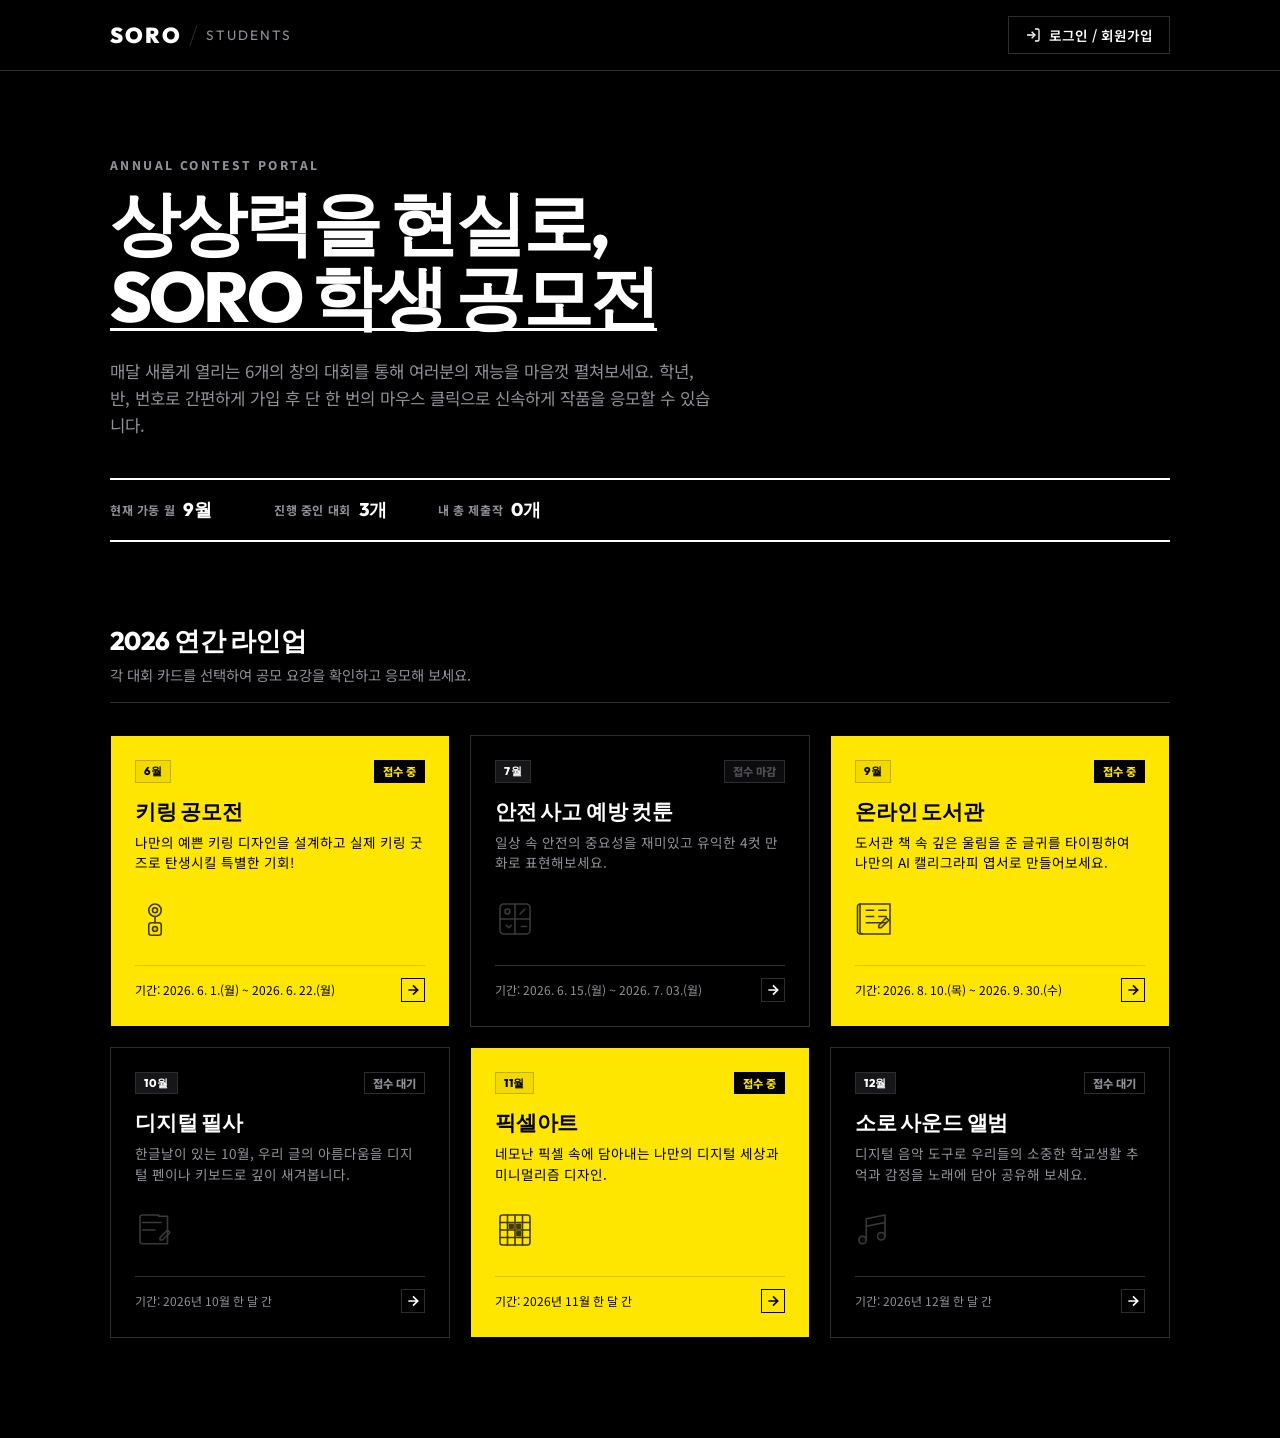
<file: index.html>
<!DOCTYPE html>
<html lang="ko">
<head>
  <meta charset="UTF-8">
  <meta name="viewport" content="width=device-width, initial-scale=1.0, maximum-scale=1.0, user-scalable=no">
  <meta name="description" content="학생들을 위한 6대 연간 공모전 및 이벤트 접수 포털. 간편하게 학년, 반, 번호로 가입 후 키링 공모전, 안전사고 예방 컷툰, 디지털 필사 등 다양한 대회에 응모해보세요.">
  <title>SORO | 학생 연간 이벤트 공모전 포털</title>
  
  <!-- Preconnect and Load Premium Web Fonts -->
  <link rel="preconnect" href="https://fonts.googleapis.com">
  <link rel="preconnect" href="https://fonts.gstatic.com" crossorigin>
  <link href="https://fonts.googleapis.com/css2?family=Noto+Sans+KR:wght@300;400;500;700;900&family=Outfit:wght@200;300;400;500;600;700;800&family=East+Sea+Dokdo&family=Nanum+Brush+Script&family=Nanum+Pen+Script&family=Gamja+Flower&family=Yeon+Sung&display=swap" rel="stylesheet">
  
  <!-- Main Stylesheet -->
  <link rel="stylesheet" href="style.css?v=1.3.0">
</head>
<body class="dark-theme">
  <!-- Dynamic Noise Overlay for aesthetic texture -->
  <div class="bg-noise"></div>

  <!-- Header Section -->
  <header class="app-header">
    <div class="header-container">
      <div class="logo-area">
        <span class="logo-text">SORO</span>
        <span class="logo-divider">/</span>
        <span class="logo-sub">STUDENTS</span>
      </div>
      
      <!-- Dynamic Header Controls (Auth State Managed) -->
      <div class="header-controls">
        <div id="user-profile-badge" class="user-badge" style="display: none;">
          <span class="user-avatar">👤</span>
          <span id="user-info-text" class="user-info">3-2 15번 홍길동 학생</span>
        </div>
        
        <button id="admin-panel-trigger-btn" class="btn btn-secondary" style="display: none; align-items: center; justify-content: center; gap: 4px;">
          ⚙️ 관리자
        </button>
        
        <button id="lookup-toggle-btn" class="btn btn-secondary" aria-label="내 접수 확인하기" style="display: none;">
          <svg class="icon" viewBox="0 0 24 24" fill="none" stroke="currentColor" stroke-width="2">
            <path d="M14 2H6a2 2 0 0 0-2 2v16a2 2 0 0 0 2 2h12a2 2 0 0 0 2-2V8z"></path>
            <polyline points="14 2 14 8 20 8"></polyline>
            <line x1="16" y1="13" x2="8" y2="13"></line>
            <line x1="16" y1="17" x2="8" y2="17"></line>
            <polyline points="10 9 9 9 8 9"></polyline>
          </svg>
          <span class="btn-text">내 접수 내역</span>
        </button>

        <button id="auth-trigger-btn" class="btn btn-primary">
          <svg class="icon" viewBox="0 0 24 24" fill="none" stroke="currentColor" stroke-width="2">
            <path d="M15 3h4a2 2 0 0 1 2 2v14a2 2 0 0 1-2 2h-4M10 17l5-5-5-5M13 12H3"></path>
          </svg>
          <span class="btn-text">로그인 / 회원가입</span>
        </button>
        
        <button id="logout-btn" class="btn btn-secondary" style="display: none;">
          <svg class="icon" viewBox="0 0 24 24" fill="none" stroke="currentColor" stroke-width="2">
            <path d="M9 21H5a2 2 0 0 1-2-2V5a2 2 0 0 1 2-2h4"></path>
            <polyline points="16 17 21 12 16 7"></polyline>
            <line x1="21" y1="12" x2="9" y2="12"></line>
          </svg>
          <span class="btn-text">로그아웃</span>
        </button>
      </div>
    </div>
  </header>

  <!-- Main Hero Section -->
  <main class="main-content">
    <section class="hero">
      <div class="hero-tag">ANNUAL CONTEST PORTAL</div>
      <h1 class="hero-title">상상력을 현실로,<br><span class="highlight">SORO 학생 공모전</span></h1>
      <p class="hero-subtitle">
        매달 새롭게 열리는 6개의 창의 대회를 통해 여러분의 재능을 마음껏 펼쳐보세요. 
        학년, 반, 번호로 간편하게 가입 후 단 한 번의 마우스 클릭으로 신속하게 작품을 응모할 수 있습니다.
      </p>
      
      <div class="live-stats">
        <div class="stat-item">
          <span class="stat-label">현재 가동 월</span>
          <span id="stat-current-month" class="stat-value">5월</span>
        </div>
        <div class="stat-item">
          <span class="stat-label">진행 중인 대회</span>
          <span id="stat-active-contests" class="stat-value">0개</span>
        </div>
        <div class="stat-item">
          <span class="stat-label">내 총 제출작</span>
          <span id="stat-my-submissions" class="stat-value">0개</span>
        </div>
      </div>
    </section>

    <!-- Contest Cards Grid Section -->
    <section class="contest-section">
      <div class="section-header">
        <h2 class="section-title">2026 연간 라인업</h2>
        <p class="section-desc">각 대회 카드를 선택하여 공모 요강을 확인하고 응모해 보세요.</p>
      </div>

      <div id="contests-grid" class="contests-grid">
        <div class="loading-placeholder">대회 일정을 로드하고 있습니다...</div>
      </div>
    </section>
  </main>

  <!-- Sliding Drawer for Contest details & Application -->
  <div id="contest-drawer" class="drawer" aria-hidden="true">
    <div class="drawer-overlay" id="contest-drawer-overlay"></div>
    <div class="drawer-content">
      <button class="drawer-close-btn" id="contest-drawer-close" aria-label="닫기">
        <svg viewBox="0 0 24 24" fill="none" stroke="currentColor" stroke-width="2">
          <path d="M18 6 6 18M6 6l12 12"></path>
        </svg>
      </button>
      
      <div class="drawer-body">
        <div class="drawer-header-visual" id="drawer-visual"></div>

        <div class="drawer-meta">
          <span id="drawer-badge" class="badge">6월</span>
          <span id="drawer-status" class="status-indicator">접수 중</span>
        </div>

        <h2 id="drawer-title" class="drawer-title">키링 공모전</h2>
        <p id="drawer-summary" class="drawer-summary">나만의 예쁜 키링 디자인을 설계하고 실제 키링 굿즈로 탄생시킬 특별한 기회!</p>

        <!-- Drawer Tab Navigation -->
        <div class="drawer-tabs">
          <button type="button" id="drawer-tab-guide" class="drawer-tab-btn active">공모 안내 & 접수</button>
          <button type="button" id="drawer-tab-criteria" class="drawer-tab-btn">심사 기준표</button>
          <button type="button" id="drawer-tab-gallery" class="drawer-tab-btn" style="display: none;">2025 출품작 🏆</button>
        </div>

        <!-- Contest Info Tab -->
        <div class="contest-guide" id="drawer-guide-container">
          <h3>공모 요강</h3>
          <ul class="guide-list" id="drawer-guide-list"></ul>
        </div>

        <!-- Application Form Area -->
        <div class="submission-area" id="submission-form-container">
          <h3 class="form-title">작품 접수하기</h3>
          
          <!-- Not Logged In Alert Notice -->
          <div id="auth-required-notice" class="auth-notice-box" style="display: none;">
            <div class="auth-notice-icon">🔒</div>
            <p>공모전 참가 및 접수는 로그인 후에 가능합니다.</p>
            <button id="auth-redirect-btn" class="btn btn-primary">지금 로그인 / 회원가입하기</button>
          </div>

          <form id="submission-form" novalidate style="display: none;">
            <input type="hidden" id="form-contest-id" name="contestId">

            <div class="form-group-row">
              <div class="form-group">
                <label for="student-name">참가자 이름</label>
                <input type="text" id="student-name" readonly placeholder="홍길동" class="readonly-field">
              </div>
              <div class="form-group">
                <label for="student-grade">학년</label>
                <input type="text" id="student-grade" readonly placeholder="3학년" class="readonly-field">
              </div>
            </div>

            <div class="form-group-row school-fields" style="grid-template-columns: 1fr 1fr;">
              <div class="form-group">
                <label for="student-class">반</label>
                <input type="text" id="student-class" readonly placeholder="2" class="readonly-field">
              </div>
              <div class="form-group">
                <label for="student-number">번호</label>
                <input type="text" id="student-number" readonly placeholder="15" class="readonly-field">
              </div>
            </div>

            <!-- Dynamic content area depending on submission type -->
            <div id="dynamic-fields-container" class="form-group"></div>

            <button type="submit" id="submit-btn" class="btn btn-primary btn-block">작품 제출 완료하기</button>
          </form>
        </div>

        <div class="submission-disabled-notice" id="submission-notice" style="display: none;">
          <div class="notice-icon">🔒</div>
          <p id="submission-notice-text">지금은 이 대회의 접수 기간이 아닙니다.</p>
        </div>

        <!-- Dynamic Evaluation Criteria Section -->
        <div class="contest-criteria" id="drawer-criteria-container" style="display: none;">
          <h3 class="criteria-title">심사 기준표</h3>
          <div id="criteria-cards-list" class="criteria-cards-list">
            <!-- Dynamic Criteria Cards Here -->
          </div>
        </div>

        <!-- Dynamic 2025 Gallery Section -->
        <div class="contest-gallery" id="drawer-gallery-container" style="display: none;">
          <h3 class="gallery-title">2025년도 출품작 갤러리</h3>
          <p class="gallery-desc">작년에 선배들이 실제로 그린 소중한 키링 공모작들입니다. 아래 학년 필터를 통해 자유롭게 감상해 보세요.</p>
          
          <!-- Grade Filter Badges -->
          <div class="gallery-filter-bar" id="gallery-filter-bar">
            <button type="button" class="gallery-filter-badge active" data-grade="all">전체</button>
            <button type="button" class="gallery-filter-badge" data-grade="3">3학년</button>
            <button type="button" class="gallery-filter-badge" data-grade="4">4학년</button>
            <button type="button" class="gallery-filter-badge" data-grade="5">5학년</button>
            <button type="button" class="gallery-filter-badge" data-grade="6">6학년</button>
          </div>
          
          <!-- Gallery Grid -->
          <div class="gallery-grid" id="gallery-grid-list">
            <!-- Dynamic Gallery Cards Here -->
          </div>
        </div>
      </div>
    </div>
  </div>

  <!-- Sliding Drawer for Looking up Submissions (Logged-in Only) -->
  <div id="lookup-drawer" class="drawer" aria-hidden="true">
    <div class="drawer-overlay" id="lookup-drawer-overlay"></div>
    <div class="drawer-content">
      <button class="drawer-close-btn" id="lookup-drawer-close" aria-label="닫기">
        <svg viewBox="0 0 24 24" fill="none" stroke="currentColor" stroke-width="2">
          <path d="M18 6 6 18M6 6l12 12"></path>
        </svg>
      </button>

      <div class="drawer-body">
        <h2 class="drawer-title">내 접수 내역 확인</h2>
        <p class="drawer-summary">회원님께서 현재까지 접수 완료하신 소중한 공모 작품 리스트입니다. 실시간 관리 및 취소가 가능합니다.</p>
        <div id="lookup-level-container" class="lookup-level-container"></div>

        <div id="lookup-results" class="lookup-results">
          <div id="results-container" class="results-container">
            <!-- Dynamic entries results here -->
          </div>
        </div>
      </div>
    </div>
  </div>

  <!-- Sliding Drawer for Authentication (Login / Sign Up) -->
  <div id="auth-drawer" class="drawer" aria-hidden="true">
    <div class="drawer-overlay" id="auth-drawer-overlay"></div>
    <div class="drawer-content">
      <button class="drawer-close-btn" id="auth-drawer-close" aria-label="닫기">
        <svg viewBox="0 0 24 24" fill="none" stroke="currentColor" stroke-width="2">
          <path d="M18 6 6 18M6 6l12 12"></path>
        </svg>
      </button>

      <div class="drawer-body">
        <!-- Tab Headers -->
        <div class="auth-tabs">
          <button id="tab-login-btn" class="auth-tab-btn active">로그인</button>
          <button id="tab-signup-btn" class="auth-tab-btn">회원가입</button>
        </div>

        <!-- 1. LOGIN PANEL -->
        <div id="login-panel" class="auth-panel">
          <h2 class="auth-panel-title">소로 학생 로그인</h2>
          <p class="auth-panel-desc">가입 시 등록한 학급 정보와 비밀번호로 로그인해 주세요.</p>
          
          <form id="login-form" novalidate>
            <div class="form-group-row">
              <div class="form-group">
                <label for="login-grade">학년</label>
                <select id="login-grade" required>
                  <option value="" disabled selected>선택</option>
                  <option value="3">3학년</option>
                  <option value="4">4학년</option>
                  <option value="5">5학년</option>
                  <option value="6">6학년</option>
                </select>
                <span class="error-message">선택</span>
              </div>
              <div class="form-group">
                <label for="login-class">반</label>
                <select id="login-class" required>
                  <option value="" disabled selected>선택</option>
                </select>
                <span class="error-message">선택</span>
              </div>
            </div>
            
            <div class="form-group-row">
              <div class="form-group">
                <label for="login-number">번호</label>
                <select id="login-number" required>
                  <option value="" disabled selected>선택</option>
                </select>
                <span class="error-message">선택</span>
              </div>
              <div class="form-group">
                <label for="login-name">이름</label>
                <input type="text" id="login-name" required placeholder="홍길동" autocomplete="name">
                <span class="error-message">입력</span>
              </div>
            </div>

            <div class="form-group">
              <label for="login-password">비밀번호</label>
              <input type="password" id="login-password" required placeholder="비밀번호 입력" autocomplete="current-password">
              <span class="error-message">비밀번호를 입력해주세요.</span>
            </div>
            
            <button type="submit" class="btn btn-primary btn-block">로그인 완료</button>
          </form>
        </div>

        <!-- 2. SIGN UP PANEL -->
        <div id="signup-panel" class="auth-panel" style="display: none;">
          <h2 class="auth-panel-title">신규 회원가입</h2>
          <p class="auth-panel-desc">아래의 가입 정보를 정확하게 입력해 주세요.</p>
          
          <form id="signup-form" novalidate>
            <div class="form-group-row">
              <div class="form-group">
                <label for="signup-grade">학년</label>
                <select id="signup-grade" required>
                  <option value="" disabled selected>선택</option>
                  <option value="3">3학년</option>
                  <option value="4">4학년</option>
                  <option value="5">5학년</option>
                  <option value="6">6학년</option>
                </select>
                <span class="error-message">선택</span>
              </div>
              <div class="form-group">
                <label for="signup-class">반</label>
                <select id="signup-class" required>
                  <option value="" disabled selected>선택</option>
                </select>
                <span class="error-message">선택</span>
              </div>
            </div>

            <div class="form-group-row">
              <div class="form-group">
                <label for="signup-number">번호</label>
                <select id="signup-number" required>
                  <option value="" disabled selected>선택</option>
                </select>
                <span class="error-message">선택</span>
              </div>
              <div class="form-group">
                <label for="signup-name">학생 이름</label>
                <input type="text" id="signup-name" required placeholder="홍길동" autocomplete="name">
                <span class="error-message">입력</span>
              </div>
            </div>

            <div class="form-group">
              <label for="signup-password">비밀번호 설정</label>
              <input type="password" id="signup-password" required placeholder="비밀번호 입력" autocomplete="new-password">
              <span class="error-message">비밀번호를 입력해주세요.</span>
            </div>
            
            <button type="submit" class="btn btn-primary btn-block">가입 및 계정 생성</button>
          </form>
        </div>
      </div>
    </div>
  </div>

  <!-- Fullscreen Digital DID Exhibition Modal -->
  <div id="did-exhibition-modal" class="did-modal" aria-hidden="true" style="display: none;">
    <div class="did-modal-overlay" id="did-exhibition-overlay"></div>
    <div class="did-modal-content">
      <!-- Top Header Bar -->
      <div class="did-header">
        <div class="did-title-area">
          <span class="did-badge">EVENT DID EXHIBITION</span>
          <h2 class="did-title">📖 청주소로초 독서 엽서 전자 화랑</h2>
        </div>
        
        <!-- Controls: Filters, search, auto-play, close -->
        <div class="did-controls">
          <!-- Grade filters inside DID -->
          <div class="did-filter-bar" id="did-filter-bar">
            <button type="button" class="did-filter-badge active" data-grade="all">전체</button>
            <button type="button" class="did-filter-badge" data-grade="3">3학년</button>
            <button type="button" class="did-filter-badge" data-grade="4">4학년</button>
            <button type="button" class="did-filter-badge" data-grade="5">5학년</button>
            <button type="button" class="did-filter-badge" data-grade="6">6학년</button>
          </div>
          
          <!-- Search box -->
          <div class="did-search-box">
            <input type="text" id="did-search-input" placeholder="도서명 또는 이름 검색..." aria-label="도서명 또는 이름 검색">
            <span class="did-search-icon">🔍</span>
          </div>

          <!-- Sort selector -->
          <select id="did-sort-select" class="did-sort-select" aria-label="정렬 방식 선택">
            <option value="newest">최신순</option>
            <option value="likes">인기순 (좋아요)</option>
          </select>
          
          <!-- Auto play toggle button -->
          <button type="button" id="did-autoplay-btn" class="btn btn-secondary did-control-btn">
            <span class="autoplay-icon">▶</span>
            <span class="btn-text">자동 재생 시작</span>
          </button>
          
          <!-- Close button -->
          <button class="did-close-btn" id="did-close" aria-label="닫기">
            <svg viewBox="0 0 24 24" fill="none" stroke="currentColor" stroke-width="2">
              <path d="M18 6 6 18M6 6l12 12"></path>
            </svg>
          </button>
        </div>
      </div>
      
      <!-- Main Content Area -->
      <div class="did-body">
        <!-- 1. Grid View of Postcards -->
        <div id="did-grid-view" class="did-grid">
          <!-- Postcards will be loaded here dynamically -->
        </div>
        
        <!-- 2. Slideshow (DID Auto-Play View) -->
        <div id="did-slideshow-view" class="did-slideshow-container" style="display: none;">
          <div class="did-slideshow-card-wrapper" id="did-slideshow-wrapper">
            <!-- Active sliding card will be injected here -->
          </div>
          <!-- Navigation arrows inside slideshow -->
          <button class="did-slide-arrow arrow-left" id="did-prev-slide" aria-label="이전 엽서 보기">◀</button>
          <button class="did-slide-arrow arrow-right" id="did-next-slide" aria-label="다음 엽서 보기">▶</button>
        </div>
      </div>
    </div>
  </div>

  <!-- Administrator Panel Fullscreen Drawer -->
  <div id="admin-drawer" class="drawer admin-fullscreen" aria-hidden="true">
    <div class="drawer-overlay" id="admin-drawer-overlay"></div>
    <div class="drawer-content admin-layout-container">
      
      <!-- 좌측 사이드바 (KPI 대시보드) -->
      <aside class="admin-sidebar">
        <div class="admin-sidebar-header">
          <span class="admin-sidebar-logo">⚙️</span>
          <div>
            <h2 class="admin-sidebar-title">관리자 대시보드</h2>
            <p class="admin-sidebar-subtitle">SORO CONTEST SYSTEM v2.3.0</p>
          </div>
        </div>
        
        <div class="admin-kpi-section">
          <div class="admin-kpi-card" id="kpi-total-subs">
            <span class="kpi-label">총 제출 작품수</span>
            <div class="kpi-value-container">
              <span class="kpi-value" id="admin-stat-total">0</span><span class="kpi-unit">건</span>
            </div>
          </div>
          <div class="admin-kpi-card" id="kpi-unique-students">
            <span class="kpi-label">참가 학생 수</span>
            <div class="kpi-value-container">
              <span class="kpi-value" id="admin-stat-students">0</span><span class="kpi-unit">명</span>
            </div>
          </div>
          <div class="admin-kpi-card" id="kpi-starred-candidates">
            <span class="kpi-label">심사 후보 지정</span>
            <div class="kpi-value-container">
              <span class="kpi-value" id="admin-stat-starred" style="color: #fbbf24;">0</span><span class="kpi-unit">건</span>
            </div>
          </div>
        </div>

        <div class="admin-sidebar-divider"></div>
        
        <div class="admin-grade-metrics">
          <h3 class="admin-metrics-title">학년별 참여 현황</h3>
          <div id="admin-grade-metrics-container" class="admin-grade-metrics-list">
            <!-- JS로 동적 렌더링 -->
          </div>
        </div>
        
        <div class="admin-sidebar-footer">
          <button id="admin-sync-btn" class="admin-btn-sync">
            🔄 원격 동기화
          </button>
        </div>
      </aside>

        <!-- 우측 메인 콘텐츠 패널 -->
      <main class="admin-main-panel">
        
        <!-- 우측 상단 헤더 & 닫기 -->
        <div class="admin-main-header">
          <div>
            <div style="display: flex; align-items: center; gap: 10px;">
              <h1 class="admin-main-title">공모전 데이터 센터</h1>
              <button id="admin-panel-toggle-btn" class="admin-panel-toggle-btn" onclick="toggleAdminContestPanel()" title="공모전 제어 카드 패널 접기/펼치기">
                접기 🔼
              </button>
            </div>
            <p class="admin-main-subtitle">공모전 시작/마감 제어 및 심사 자료 통합 관리</p>
          </div>
          <button class="admin-drawer-close-btn" id="admin-drawer-close" aria-label="닫기">×</button>
        </div>

        <!-- 공모전 제어 카드 패널 (3x2 그리드) -->
        <div id="admin-contest-cards" class="admin-contest-grid">
          <!-- JS에서 동적 렌더링 -->
        </div>

        <!-- 통합 필터 및 액션 바 -->
        <div class="admin-action-bar">
          <!-- 좌측: 필터 컨트롤러 그룹 -->
          <div class="admin-filter-group">
            <!-- 심사 후보 여부 필터 -->
            <div id="admin-star-filters" class="admin-filter-chips">
              <button class="admin-filter-chip active" data-filter="all">전체</button>
              <button class="admin-filter-chip" data-filter="starred">★ 심사 후보만</button>
            </div>
            
            <div class="admin-filter-divider"></div>
            
            <!-- 이중 분할 학급 필터 -->
            <div class="admin-double-filter">
              <div id="admin-grade-selector" class="admin-capsule-group">
                <button class="admin-capsule active" data-grade="all">전체 학년</button>
                <button class="admin-capsule" data-grade="3">3학년</button>
                <button class="admin-capsule" data-grade="4">4학년</button>
                <button class="admin-capsule" data-grade="5">5학년</button>
                <button class="admin-capsule" data-grade="6">6학년</button>
              </div>
              <div id="admin-class-selector" class="admin-capsule-group" style="display: none;">
                <!-- 학년 클릭 시 동적으로 반 칩 등장 -->
              </div>
            </div>
          </div>

          <!-- 우측: 검색 및 Excel 추출 -->
          <div class="admin-search-export-group">
            <div class="admin-search-wrapper">
              <svg class="admin-search-icon" viewBox="0 0 24 24" fill="none" stroke="currentColor" stroke-width="2" stroke-linecap="round" stroke-linejoin="round">
                <circle cx="11" cy="11" r="8"></circle>
                <line x1="21" y1="21" x2="16.65" y2="16.65"></line>
              </svg>
              <input type="text" id="admin-search-input" placeholder="학생 이름 또는 내용 검색...">
            </div>
            <button id="admin-export-csv-btn" class="admin-btn-export">
              <svg class="admin-export-icon" viewBox="0 0 24 24" fill="none" stroke="currentColor" stroke-width="2" stroke-linecap="round" stroke-linejoin="round">
                <path d="M21 15v4a2 2 0 0 1-2 2H5a2 2 0 0 1-2-2v-4"></path>
                <polyline points="7 10 12 15 17 10"></polyline>
                <line x1="12" y1="15" x2="12" y2="3"></line>
              </svg>
              Excel 추출
            </button>
          </div>
        </div>

        <!-- 실시간 데이터 갤러리 뷰 -->
        <div class="admin-gallery-container" id="admin-gallery-view-wrapper">
          <div id="admin-gallery-list" class="admin-gallery-grid">
            <!-- JS에서 동적으로 갤러리 카드 채움 -->
          </div>
        </div>

      </main>

    </div>
  </div>

  <!-- Notification Toast Container -->
  <div id="toast-container" class="toast-container"></div>


  <!-- Main JavaScript -->
  <script src="app.js?v=2.3.5"></script>
</body>
</html>
</file>
<file: style.css>
/* ----------------------------------------------------
   DESIGN SYSTEM & CSS VARIABLES (DEAD SIMPLE SITES REDESIGN)
   ---------------------------------------------------- */
:root {
  /* Fonts */
  --font-display: 'Outfit', -apple-system, BlinkMacSystemFont, "Segoe UI", Roboto, sans-serif;
  --font-body: 'Noto Sans KR', -apple-system, BlinkMacSystemFont, "Segoe UI", Roboto, sans-serif;

  /* Snappy Transitions */
  --transition-fast: 0.15s cubic-bezier(0.2, 0.8, 0.2, 1);
  --transition-smooth: 0.3s cubic-bezier(0.2, 0.8, 0.2, 1);
  --transition-slow: 0.5s cubic-bezier(0.2, 0.8, 0.2, 1);

  /* Spacing */
  --container-max-width: 1100px;
}

/* Stark Dark Theme */
body.dark-theme {
  --bg-primary: #000000;
  --bg-secondary: #0c0c0e;
  --bg-tertiary: #161619;
  --bg-card: transparent;
  --bg-drawer: #000000;
  --border-color: #2c2c32;
  --border-focus: #ffffff;
  
  --text-primary: #ffffff;
  --text-secondary: #909099;
  --text-muted: #505055;
  
  --accent: #ffffff;
  --accent-light: rgba(255, 255, 255, 0.08);
  --accent-solid: #ffffff;
  
  --status-pending: #dfa040;
  --status-active: #ffffff;
  --status-closed: #808085;
  
  --shadow-sm: none;
  --shadow-md: none;
  --shadow-lg: none;
  
  --toast-bg: #0c0c0e;
  --notice-bg: #0c0c0e;
  --notice-border: #2c2c32;
}

/* Stark Light Theme */
body.light-theme {
  --bg-primary: #ffffff;
  --bg-secondary: #f6f6f9;
  --bg-tertiary: #eeeeee;
  --bg-card: transparent;
  --bg-drawer: #ffffff;
  --border-color: #e2e2e6;
  --border-focus: #000000;
  
  --text-primary: #000000;
  --text-secondary: #60606a;
  --text-muted: #a0a0a5;
  
  --accent: #000000;
  --accent-light: rgba(0, 0, 0, 0.05);
  --accent-solid: #000000;
  
  --status-pending: #d97706;
  --status-active: #000000;
  --status-closed: #909095;
  
  --shadow-sm: none;
  --shadow-md: none;
  --shadow-lg: none;
  
  --toast-bg: #ffffff;
  --notice-bg: #f6f6f9;
  --notice-border: #e2e2e6;
}

/* ----------------------------------------------------
   BASE STYLES & Stark RESET
   ---------------------------------------------------- */
* {
  margin: 0;
  padding: 0;
  box-sizing: border-box;
  outline: none;
}

body {
  background-color: var(--bg-primary);
  color: var(--text-primary);
  font-family: var(--font-body);
  -webkit-font-smoothing: antialiased;
  -moz-osx-font-smoothing: grayscale;
  line-height: 1.5;
  overflow-x: hidden;
  transition: background-color var(--transition-smooth), color var(--transition-smooth);
}

.bg-noise {
  display: none; /* Removed for stark clean deadsimplesites style */
}

/* Simple scrollbar */
::-webkit-scrollbar {
  width: 5px;
  height: 5px;
}
::-webkit-scrollbar-track {
  background: transparent;
}
::-webkit-scrollbar-thumb {
  background: var(--border-color);
}
::-webkit-scrollbar-thumb:hover {
  background: var(--text-muted);
}

/* ----------------------------------------------------
   TYPOGRAPHY & UTILITIES
   ---------------------------------------------------- */
h1, h2, h3, h4, .logo-text, .logo-sub, .badge, .stat-value, .month-btn, .auth-tab-btn {
  font-family: var(--font-display);
}

.highlight {
  color: var(--text-primary);
  background: none;
  -webkit-background-clip: unset;
  -webkit-text-fill-color: unset;
  display: inline;
  text-decoration: underline;
  text-decoration-thickness: 3px;
  text-underline-offset: 6px;
}

/* ----------------------------------------------------
   STARK BUTTON STYLES (NO SHADOWS, PURE OUTLINES)
   ---------------------------------------------------- */
.btn {
  display: inline-flex;
  align-items: center;
  justify-content: center;
  gap: 8px;
  padding: 8px 16px;
  border-radius: 0; /* Stark sharp corners */
  font-size: 0.85rem;
  font-weight: 600;
  font-family: var(--font-body);
  cursor: pointer;
  transition: all var(--transition-fast);
  border: 1px solid var(--border-color);
  background: transparent;
  color: var(--text-primary);
  white-space: nowrap;
}

.btn-icon {
  width: 38px;
  height: 38px;
  padding: 0;
  border: 1px solid var(--border-color);
  border-radius: 0;
}
.btn-icon:hover {
  background: var(--text-primary);
  color: var(--bg-primary);
  border-color: var(--text-primary);
}

.btn-primary {
  background: var(--text-primary);
  color: var(--bg-primary);
  border: 1px solid var(--text-primary);
}
.btn-primary:hover {
  background: transparent;
  color: var(--text-primary);
  border-color: var(--text-primary);
}

#auth-trigger-btn {
  background: transparent;
  color: var(--text-primary);
  border: 1px solid var(--border-color);
}
#auth-trigger-btn:hover {
  background: var(--text-primary);
  color: var(--bg-primary);
  border-color: var(--text-primary);
}

.btn-secondary {
  background: transparent;
  color: var(--text-primary);
  border: 1px solid var(--border-color);
}
.btn-secondary:hover {
  border-color: var(--text-primary);
  background: var(--accent-light);
}

.btn-block {
  width: 100%;
  padding: 12px;
  font-size: 0.95rem;
  font-weight: 700;
  text-transform: uppercase;
  letter-spacing: 0.05em;
}

.icon {
  width: 16px;
  height: 16px;
}

/* ----------------------------------------------------
   HEADER SECTION
   ---------------------------------------------------- */
.app-header {
  position: sticky;
  top: 0;
  z-index: 100;
  background-color: var(--bg-primary);
  border-bottom: 1px solid var(--border-color);
  transition: background-color var(--transition-smooth);
}

.header-container {
  max-width: var(--container-max-width);
  margin: 0 auto;
  padding: 16px 20px;
  display: flex;
  justify-content: space-between;
  align-items: center;
}

.logo-area {
  display: flex;
  align-items: center;
  gap: 6px;
  font-weight: 900;
  letter-spacing: 0.1em;
  font-size: 1.35rem;
}
.logo-divider {
  color: var(--border-color);
  font-weight: 300;
}
.logo-sub {
  font-weight: 400;
  color: var(--text-secondary);
  font-size: 0.85rem;
  letter-spacing: 0.15em;
}

.header-controls {
  display: flex;
  align-items: center;
  gap: 8px;
}

/* User Profile Badge */
.user-badge {
  display: inline-flex;
  align-items: center;
  gap: 6px;
  padding: 6px 12px;
  border: 1px solid var(--border-color);
  background: var(--bg-secondary);
  border-radius: 0;
  white-space: nowrap;
  flex-shrink: 0;
}
.user-avatar {
  font-size: 0.9rem;
}
.user-info {
  font-size: 0.8rem;
  font-weight: 700;
  color: var(--text-primary);
  white-space: nowrap;
}

/* ----------------------------------------------------
   HERO / BILLBOARD SECTION (STARK & BOLD)
   ---------------------------------------------------- */
.hero {
  max-width: var(--container-max-width);
  margin: 0 auto;
  padding: 80px 20px 40px;
  text-align: left; /* Shifted to left-align for high-end editorial feel */
}

.hero-tag {
  display: inline-block;
  font-size: 0.75rem;
  font-weight: 800;
  letter-spacing: 0.2em;
  color: var(--text-secondary);
  margin-bottom: 12px;
  text-transform: uppercase;
}

.hero-title {
  font-size: clamp(2.4rem, 6vw, 4.4rem);
  font-weight: 800;
  line-height: 1.05;
  letter-spacing: -0.04em;
  margin-bottom: 24px;
}

.hero-subtitle {
  font-size: clamp(0.95rem, 1.8vw, 1.05rem);
  color: var(--text-secondary);
  max-width: 600px;
  margin: 0 0 40px 0;
  line-height: 1.6;
}

.live-stats {
  display: inline-flex;
  justify-content: flex-start;
  flex-wrap: wrap;
  gap: 24px;
  background: transparent;
  border-top: 2px solid var(--text-primary); /* Bold line boundary */
  border-bottom: 2px solid var(--text-primary);
  padding: 16px 0;
  border-radius: 0;
  width: 100%;
}

.stat-item {
  display: flex;
  flex-direction: row;
  align-items: center;
  gap: 8px;
  min-width: 140px;
}
.stat-label {
  font-size: 0.75rem;
  color: var(--text-secondary);
  font-weight: 700;
  text-transform: uppercase;
  letter-spacing: 0.05em;
  margin-bottom: 0;
}
.stat-value {
  font-size: 1.15rem;
  font-weight: 800;
}

/* ----------------------------------------------------
   CONTEST GRID SECTION (CRISP MATRIX GRID)
   ---------------------------------------------------- */
.contest-section {
  max-width: var(--container-max-width);
  margin: 0 auto;
  padding: 40px 20px 100px;
}

.section-header {
  margin-bottom: 32px;
  text-align: left;
  border-bottom: 1px solid var(--border-color);
  padding-bottom: 16px;
}
.section-title {
  font-size: 1.6rem;
  font-weight: 800;
  letter-spacing: -0.02em;
  margin-bottom: 4px;
  text-transform: uppercase;
}
.section-desc {
  color: var(--text-secondary);
  font-size: 0.9rem;
}

.contests-grid {
  display: grid;
  grid-template-columns: repeat(auto-fill, minmax(320px, 1fr));
  gap: 20px;
}

/* Stark Contest Card Styles */
.contest-card {
  position: relative;
  background: var(--bg-card);
  border: 1px solid var(--border-color);
  border-radius: 0; /* Sharp card corners */
  padding: 24px;
  display: flex;
  flex-direction: column;
  justify-content: space-between;
  min-height: 280px;
  cursor: pointer;
  overflow: hidden;
  transition: border-color var(--transition-fast), background-color var(--transition-fast);
}

/* Removed mouse gradient glow overlay */
.contest-card::before {
  display: none !important;
}

.contest-card:hover {
  border-color: var(--text-primary);
  background-color: var(--bg-secondary);
}

.card-top {
  position: relative;
  z-index: 2;
}

.card-meta {
  display: flex;
  justify-content: space-between;
  align-items: center;
  margin-bottom: 16px;
}

.badge {
  font-size: 0.7rem;
  font-weight: 800;
  letter-spacing: 0.05em;
  padding: 2px 8px;
  border: 1px solid var(--border-color);
  background: var(--bg-tertiary);
  color: var(--text-primary);
  border-radius: 0;
}

.status-badge {
  font-size: 0.7rem;
  font-weight: 800;
  padding: 2px 8px;
  border-radius: 0;
  display: flex;
  align-items: center;
  border: 1px solid transparent;
}
.status-badge::before {
  display: none !important; /* Remove colored dot */
}

.status-badge.status-pending {
  border-color: var(--border-color);
  color: var(--text-secondary);
  background: transparent;
}

.status-badge.status-active {
  border-color: var(--text-primary);
  background: var(--text-primary);
  color: var(--bg-primary);
}

.status-badge.status-closed {
  border-color: var(--border-color);
  color: var(--text-muted);
  background: var(--bg-secondary);
}

.card-title {
  font-size: 1.3rem;
  font-weight: 800;
  line-height: 1.2;
  margin-bottom: 8px;
  letter-spacing: -0.01em;
}

.card-desc {
  font-size: 0.85rem;
  color: var(--text-secondary);
  line-height: 1.5;
  margin-bottom: 16px;
}

/* Minimalist card visual (Typographic / Stark outline) */
.card-visual-wrapper {
  position: relative;
  width: 100%;
  height: 60px;
  margin-bottom: 16px;
  overflow: hidden;
  background: transparent;
  display: flex;
  align-items: center;
  justify-content: flex-start;
  border: none;
}
.card-visual-svg {
  width: 40px;
  height: 40px;
  color: var(--text-secondary);
  opacity: 0.4;
  transition: opacity var(--transition-fast), color var(--transition-fast);
}
.contest-card:hover .card-visual-svg {
  opacity: 1;
  color: var(--text-primary);
}

.card-bottom {
  position: relative;
  z-index: 2;
  border-top: 1px solid var(--border-color);
  padding-top: 12px;
  display: flex;
  justify-content: space-between;
  align-items: center;
}

.card-period {
  font-size: 0.75rem;
  color: var(--text-secondary);
}

.card-action-icon {
  width: 24px;
  height: 24px;
  border-radius: 0;
  border: 1px solid var(--border-color);
  display: flex;
  align-items: center;
  justify-content: center;
  background: transparent;
  color: var(--text-primary);
  transition: all var(--transition-fast);
}

.contest-card:hover .card-action-icon {
  background: var(--text-primary);
  color: var(--bg-primary);
  border-color: var(--text-primary);
}

/* ====================================================
   SIGNATURE YELLOW HIGHLIGHT FOR ACTIVE CONTEST (Stark Minimalist Style)
   ==================================================== */
.contest-card.active-contest {
  background-color: #ffe600 !important;
  border-color: #000000 !important;
  color: #000000 !important;
}

.contest-card.active-contest .card-title,
.contest-card.active-contest .card-desc,
.contest-card.active-contest .card-period {
  color: #000000 !important;
}

.contest-card.active-contest .badge {
  border-color: rgba(0, 0, 0, 0.2) !important;
  background: rgba(0, 0, 0, 0.05) !important;
  color: #000000 !important;
}

.contest-card.active-contest .status-badge.status-active {
  border-color: #000000 !important;
  background: #000000 !important;
  color: #ffe600 !important;
}

.contest-card.active-contest .card-visual-svg {
  color: #000000 !important;
  opacity: 0.75 !important;
}

.contest-card.active-contest:hover .card-visual-svg {
  opacity: 1.0 !important;
}

.contest-card.active-contest .card-bottom {
  border-top-color: rgba(0, 0, 0, 0.15) !important;
}

.contest-card.active-contest .card-action-icon {
  border-color: #000000 !important;
  color: #000000 !important;
  background: transparent !important;
}

.contest-card.active-contest:hover {
  background-color: #ffd600 !important; /* Slightly darker gold/yellow on hover */
  border-color: #000000 !important;
}

.contest-card.active-contest:hover .card-action-icon {
  background: #000000 !important;
  color: #ffe600 !important;
  border-color: #000000 !important;
}

/* ----------------------------------------------------
   SLIDING DRAWER SYSTEM (CRISP MONOCHROME DRAWER)
   ---------------------------------------------------- */
.drawer {
  position: fixed;
  top: 0;
  right: 0;
  width: 100%;
  height: 100%;
  z-index: 1000;
  visibility: hidden;
  transition: visibility var(--transition-smooth);
}

.drawer[aria-hidden="false"] {
  visibility: visible;
}

.drawer-overlay {
  position: absolute;
  top: 0;
  left: 0;
  width: 100%;
  height: 100%;
  background: rgba(0, 0, 0, 0.7);
  opacity: 0;
  transition: opacity var(--transition-smooth);
}
.drawer[aria-hidden="false"] .drawer-overlay {
  opacity: 1;
}

.drawer-content {
  position: absolute;
  top: 0;
  right: 0;
  width: 100%;
  max-width: 540px;
  height: 100%;
  background: var(--bg-drawer);
  border-left: 1px solid var(--border-color);
  padding: 36px;
  overflow-y: auto;
  transform: translateX(100%);
  transition: transform var(--transition-smooth);
}
.drawer[aria-hidden="false"] .drawer-content {
  transform: translateX(0);
}

.drawer-close-btn {
  position: absolute;
  top: 20px;
  right: 20px;
  width: 32px;
  height: 32px;
  border-radius: 0;
  background: transparent;
  border: 1px solid var(--border-color);
  color: var(--text-primary);
  cursor: pointer;
  display: flex;
  align-items: center;
  justify-content: center;
  transition: all var(--transition-fast);
  z-index: 10;
}
.drawer-close-btn:hover {
  background: var(--text-primary);
  color: var(--bg-primary);
  border-color: var(--text-primary);
}

.drawer-body {
  padding-top: 10px;
}

/* Drawer Visual Header: Removed gradients, pure solid monochrome line box */
.drawer-header-visual {
  width: 100%;
  height: 80px;
  border-radius: 0;
  margin-bottom: 24px;
  background: var(--bg-secondary);
  border: 1px solid var(--border-color);
  display: flex;
  align-items: center;
  justify-content: center;
}
.drawer-header-visual svg {
  width: 44px;
  height: 44px;
  color: var(--text-primary);
}

.drawer-meta {
  display: flex;
  align-items: center;
  gap: 12px;
  margin-bottom: 12px;
}
.status-indicator {
  font-size: 0.75rem;
  font-weight: 800;
  text-transform: uppercase;
  letter-spacing: 0.05em;
  color: var(--text-primary);
}

.drawer-title {
  font-size: 1.8rem;
  font-weight: 800;
  letter-spacing: -0.02em;
  margin-bottom: 8px;
}
.drawer-summary {
  color: var(--text-secondary);
  font-size: 0.95rem;
  margin-bottom: 28px;
  line-height: 1.5;
}

.contest-guide {
  background: var(--bg-secondary);
  border: 1px solid var(--border-color);
  border-radius: 0;
  padding: 20px;
  margin-bottom: 28px;
}
.contest-guide h3 {
  font-size: 1rem;
  margin-bottom: 12px;
  font-weight: 800;
  text-transform: uppercase;
  border-left: 2px solid var(--text-primary);
  padding-left: 8px;
}
.guide-list {
  list-style: none;
}
.guide-list li {
  position: relative;
  padding-left: 14px;
  margin-bottom: 8px;
  font-size: 0.85rem;
  color: var(--text-secondary);
}
.guide-list li::before {
  content: "-";
  position: absolute;
  left: 0;
  color: var(--text-primary);
  font-weight: bold;
}

/* ----------------------------------------------------
   FORM ELEMENTS
   ---------------------------------------------------- */
.submission-area {
  border-top: 1px solid var(--border-color);
  padding-top: 28px;
}
.form-title {
  font-size: 1.15rem;
  font-weight: 800;
  text-transform: uppercase;
  margin-bottom: 16px;
}

/* Auth required notice box (Flat outline box) */
.auth-notice-box {
  background: var(--notice-bg);
  border: 1px solid var(--notice-border);
  border-radius: 0;
  padding: 20px;
  text-align: center;
  display: flex;
  flex-direction: column;
  align-items: center;
  gap: 12px;
  margin-bottom: 20px;
}
.auth-notice-icon {
  font-size: 1.5rem;
}
.auth-notice-box p {
  font-size: 0.85rem;
  color: var(--text-secondary);
}

/* Readonly fields layout */
.readonly-field {
  background: var(--bg-secondary) !important;
  color: var(--text-secondary) !important;
  border-color: var(--border-color) !important;
  cursor: not-allowed;
  font-weight: 500;
}

.form-group-row {
  display: grid;
  grid-template-columns: 1fr 1fr;
  gap: 12px;
  margin-bottom: 16px;
}

#submission-form > .form-group-row,
.submission-area.is-loading .form-title,
.submission-area.is-loading #submission-form,
.submission-area.has-existing-submission .form-title {
  display: none;
}

.school-fields {
  grid-template-columns: 2fr 1fr 1fr 1fr;
}

.form-group {
  display: flex;
  flex-direction: column;
  gap: 6px;
  margin-bottom: 16px;
  position: relative;
}

label {
  font-size: 0.8rem;
  font-weight: 700;
  text-transform: uppercase;
  color: var(--text-primary);
}

input[type="text"],
input[type="tel"],
input[type="password"],
input[type="number"],
select,
textarea {
  background: var(--bg-primary);
  border: 1px solid var(--border-color);
  border-radius: 0; /* Sharp raw inputs */
  padding: 10px 12px;
  color: var(--text-primary);
  font-family: var(--font-body);
  font-size: 0.9rem;
  transition: border-color var(--transition-fast);
}

input:focus, select:focus, textarea:focus {
  border-color: var(--text-primary);
  box-shadow: none; /* No shadow glow */
  background-color: var(--bg-primary);
}

textarea {
  resize: vertical;
  min-height: 100px;
  line-height: 1.4;
}

.helper-text {
  font-size: 0.75rem;
  color: var(--text-muted);
}

.error-message {
  font-size: 0.75rem;
  color: var(--text-primary);
  font-weight: bold;
  display: none;
  margin-top: 4px;
}

.form-group.has-error input,
.form-group.has-error select,
.form-group.has-error textarea {
  border-color: var(--text-primary); /* Use solid outline warning */
  background: var(--accent-light);
}
.form-group.has-error .error-message {
  display: block;
}

/* Beautiful Flat Drag and Drop Upload Area */
.file-dropzone {
  border: 1px dashed var(--border-color);
  border-radius: 0;
  padding: 24px;
  text-align: center;
  cursor: pointer;
  background: var(--bg-secondary);
  transition: all var(--transition-fast);
  display: flex;
  flex-direction: column;
  align-items: center;
  justify-content: center;
  gap: 8px;
}
.file-dropzone:hover, .file-dropzone.dragover {
  border-color: var(--text-primary);
  background: var(--bg-primary);
}

.dropzone-icon {
  width: 32px;
  height: 32px;
  color: var(--text-secondary);
  transition: color var(--transition-fast);
}
.file-dropzone:hover .dropzone-icon, .file-dropzone.dragover .dropzone-icon {
  color: var(--text-primary);
}

.dropzone-text {
  font-size: 0.8rem;
  color: var(--text-secondary);
}
.dropzone-text span {
  color: var(--text-primary);
  text-decoration: underline;
  font-weight: 700;
}

/* Dropzone image preview thumbnail */
.preview-container {
  margin-top: 12px;
  position: relative;
  display: inline-block;
}
.preview-image {
  max-width: 100%;
  max-height: 140px;
  border-radius: 0;
  border: 1px solid var(--border-color);
  object-fit: contain;
}

/* Audio Preview and Submitted Player Custom Styling */
.audio-preview-container {
  display: flex !important;
  flex-direction: column;
  align-items: center;
  gap: 12px;
  width: 100%;
  background: var(--bg-tertiary);
  border: 1px solid var(--border-color);
  padding: 16px;
  border-radius: 8px;
  position: relative;
}

.audio-preview-container audio {
  width: 100%;
  outline: none;
}

.audio-submission-preview {
  margin-top: 12px;
  width: 100%;
}

.remove-preview-btn {
  position: absolute;
  top: -6px;
  right: -6px;
  width: 20px;
  height: 20px;
  border-radius: 0;
  background: var(--text-primary);
  color: var(--bg-primary);
  border: 1px solid var(--text-primary);
  cursor: pointer;
  display: flex;
  align-items: center;
  justify-content: center;
  font-size: 12px;
  font-weight: bold;
  box-shadow: none;
}

/* Submission Disabled Notice Overlay */
.submission-disabled-notice {
  background: var(--bg-secondary);
  border: 1px solid var(--border-color);
  border-radius: 0;
  padding: 24px;
  text-align: center;
  margin-top: 28px;
}
.notice-icon {
  font-size: 2rem;
  margin-bottom: 10px;
}
#submission-notice-text {
  font-size: 0.9rem;
  font-weight: 700;
  color: var(--text-secondary);
}

/* ----------------------------------------------------
   AUTHENTICATION INTERFACE (DRAWER SPECIFIC)
   ---------------------------------------------------- */
.auth-tabs {
  display: flex;
  border-bottom: 1px solid var(--border-color);
  margin-bottom: 24px;
  gap: 4px;
}

.auth-tab-btn {
  flex: 1;
  background: transparent;
  border: none;
  color: var(--text-secondary);
  font-size: 0.95rem;
  font-weight: 800;
  padding: 10px 0;
  cursor: pointer;
  position: relative;
  text-transform: uppercase;
  transition: color var(--transition-fast);
}

.auth-tab-btn:hover {
  color: var(--text-primary);
}

.auth-tab-btn.active {
  color: var(--text-primary);
}

.auth-tab-btn.active::after {
  content: "";
  position: absolute;
  bottom: -1px;
  left: 0;
  width: 100%;
  height: 2px;
  background: var(--text-primary);
}

.auth-panel-title {
  font-size: 1.4rem;
  font-weight: 800;
  margin-bottom: 6px;
  letter-spacing: -0.02em;
}

.auth-panel-desc {
  font-size: 0.85rem;
  color: var(--text-secondary);
  margin-bottom: 24px;
}

/* ----------------------------------------------------
   SUBMISSION LOOKUP SECTION
   ---------------------------------------------------- */
.lookup-results {
  margin-top: 16px;
}
.results-container {
  display: flex;
  flex-direction: column;
  gap: 12px;
}

/* Submitted Item Card */
.submitted-card {
  background: var(--bg-secondary);
  border: 1px solid var(--border-color);
  border-radius: 0;
  padding: 16px;
  display: flex;
  flex-direction: column;
  gap: 12px;
}
.submitted-card-header {
  display: flex;
  justify-content: space-between;
  align-items: flex-start;
}
.submitted-card-title-group h4 {
  font-size: 0.95rem;
  font-weight: 800;
  margin-bottom: 2px;
}
.submitted-card-date {
  font-size: 0.75rem;
  color: var(--text-secondary);
}

.submitted-card-body {
  font-size: 0.85rem;
  color: var(--text-secondary);
  display: flex;
  flex-direction: column;
  gap: 6px;
}
.submission-thumbnail {
  max-width: 90px;
  border-radius: 0;
  border: 1px solid var(--border-color);
  margin-top: 6px;
}

.submitted-card-footer {
  display: flex;
  justify-content: flex-end;
  border-top: 1px solid var(--border-color);
  padding-top: 10px;
  margin-top: 2px;
}

.delete-entry-btn {
  background: transparent;
  border: 1px solid var(--border-color);
  color: var(--text-primary);
  font-size: 0.8rem;
  font-weight: 700;
  cursor: pointer;
  display: inline-flex;
  align-items: center;
  gap: 4px;
  padding: 4px 8px;
  border-radius: 0;
  transition: all var(--transition-fast);
}
.delete-entry-btn:hover {
  background: var(--text-primary);
  color: var(--bg-primary);
  border-color: var(--text-primary);
}

.empty-results {
  text-align: center;
  padding: 32px 16px;
  color: var(--text-secondary);
  font-size: 0.85rem;
}



/* ----------------------------------------------------
   NOTIFICATION TOASTS (STARK FLAT BOXES)
   ---------------------------------------------------- */
.toast-container {
  position: fixed;
  top: 20px;
  right: 20px;
  display: flex;
  flex-direction: column;
  gap: 8px;
  z-index: 2000;
}

.toast {
  background: var(--toast-bg);
  border: 2px solid var(--text-primary); /* Bold high-contrast boundary */
  box-shadow: none;
  padding: 12px 18px;
  border-radius: 0;
  color: var(--text-primary);
  display: flex;
  align-items: center;
  gap: 10px;
  min-width: 280px;
  max-width: 400px;
  backdrop-filter: none;
  transform: translateY(-10px);
  opacity: 0;
  transition: all var(--transition-smooth);
}

.toast.show {
  transform: translateY(0);
  opacity: 1;
}

/* Unified plain border color indicator rather than glowing left bars */
.toast-success { border-color: var(--text-primary); }
.toast-error { border-color: var(--text-primary); }
.toast-info { border-color: var(--border-color); }

.toast-message {
  font-size: 0.85rem;
  font-weight: 700;
}

/* ----------------------------------------------------
   RESPONSIVE DESIGN ADAPTATIONS
   ---------------------------------------------------- */
@media (max-width: 900px) {
  .contests-grid {
    grid-template-columns: repeat(auto-fill, minmax(280px, 1fr));
  }
}

@media (max-width: 768px) {
  .hero {
    padding-top: 50px;
    padding-bottom: 20px;
  }
  .header-container {
    padding: 12px 16px;
  }
  .contest-section {
    padding-top: 32px;
    padding-bottom: 40px;
  }
}

@media (max-width: 600px) {
  .drawer-content {
    padding: 20px;
  }
  .form-group-row {
    grid-template-columns: 1fr;
    gap: 0;
  }
  .school-fields {
    grid-template-columns: 1fr 1fr;
    gap: 8px;
  }
  .school-fields .form-group:first-child {
    grid-column: span 2;
  }
}

/* ====================================================
   DRAWER SEGMENTED TABS STYLING (OPTION 1)
   ==================================================== */
.drawer-tabs {
  display: flex;
  background: var(--bg-secondary);
  border: 1px solid var(--border-color);
  padding: 4px;
  border-radius: 0;
  margin-bottom: 24px;
  gap: 4px;
}

.drawer-tab-btn {
  flex: 1;
  background: transparent;
  border: none;
  color: var(--text-secondary);
  font-family: var(--font-body);
  font-size: 0.85rem;
  font-weight: 700;
  padding: 10px 0;
  cursor: pointer;
  display: flex;
  align-items: center;
  justify-content: center;
  transition: all var(--transition-fast);
}

.drawer-tab-btn:hover {
  color: var(--text-primary);
  background: var(--accent-light);
}

.drawer-tab-btn.active {
  background: var(--text-primary);
  color: var(--bg-primary);
}

/* ====================================================
   DYNAMIC EVALUATION CRITERIA CARDS STYLING
   ==================================================== */
.contest-criteria {
  border-top: 1px solid var(--border-color);
  padding-top: 28px;
}

.criteria-title {
  font-size: 1.15rem;
  font-weight: 800;
  text-transform: uppercase;
  margin-bottom: 18px;
  border-left: 2px solid var(--text-primary);
  padding-left: 8px;
}

.criteria-cards-list {
  display: flex;
  flex-direction: column;
  gap: 12px;
}

/* ----------------------------------------------------
   SUBMISSION DRAWER CONDITIONAL VIEW STYLING
   ---------------------------------------------------- */
.existing-submission-view {
  background: var(--bg-secondary);
  border: 1px solid var(--border-color);
  padding: 20px;
  margin-top: 16px;
  display: flex;
  flex-direction: column;
  gap: 16px;
}

.submitted-badge-success {
  align-self: flex-start;
  background: rgba(16, 185, 129, 0.1);
  color: #10b981;
  border: 1px solid #10b981;
  font-size: 0.75rem;
  font-weight: 800;
  padding: 4px 8px;
  text-transform: uppercase;
  letter-spacing: 0.05em;
}

.submitted-notice-title {
  font-size: 1.1rem;
  font-weight: 800;
  color: var(--text-primary);
  margin: 0;
}

.submitted-notice-time {
  font-size: 0.8rem;
  color: var(--text-secondary);
  margin: -8px 0 0 0;
}

.submitted-media-preview {
  border: 1px solid var(--border-color);
  padding: 8px;
  background: var(--bg-tertiary);
  display: flex;
  justify-content: center;
}

.submitted-media-preview img {
  max-width: 100%;
  max-height: 220px;
  object-fit: contain;
  border: 1px solid var(--border-color);
}

.submitted-text-preview {
  background: var(--bg-tertiary);
  border: 1px solid var(--border-color);
  padding: 12px;
  font-size: 0.85rem;
  color: var(--text-primary);
  display: flex;
  flex-direction: column;
  gap: 8px;
}

.submitted-text-preview p {
  margin: 0;
}

.submitted-actions {
  border-top: 1px solid var(--border-color);
  padding-top: 16px;
  display: flex;
  flex-direction: column;
  gap: 12px;
}

.criteria-card {
  background: var(--bg-secondary);
  border: 1px solid var(--border-color);
  padding: 16px;
  display: flex;
  flex-direction: column;
  gap: 8px;
  position: relative;
  transition: border-color var(--transition-fast), transform var(--transition-fast);
}

.criteria-card:hover {
  border-color: var(--text-primary);
  transform: translateY(-2px);
}

.criteria-card-header {
  display: flex;
  justify-content: space-between;
  align-items: center;
}

.criteria-card-name {
  font-size: 0.95rem;
  font-weight: 800;
  color: var(--text-primary);
}

.criteria-card-weight {
  font-size: 0.7rem;
  font-weight: 800;
  background: var(--accent-light);
  color: var(--text-primary);
  border: 1px solid var(--border-color);
  padding: 2px 8px;
  border-radius: 0;
}

.criteria-card-desc {
  font-size: 0.8rem;
  color: var(--text-secondary);
  line-height: 1.5;
}

/* ====================================================
   DYNAMIC 2025 GALLERY STYLING
   ==================================================== */
.contest-gallery {
  border-top: 1px solid var(--border-color);
  padding-top: 28px;
}

.gallery-title {
  font-size: 1.15rem;
  font-weight: 800;
  text-transform: uppercase;
  margin-bottom: 8px;
  border-left: 2px solid var(--text-primary);
  padding-left: 8px;
}

.gallery-desc {
  font-size: 0.85rem;
  color: var(--text-secondary);
  line-height: 1.5;
  margin-bottom: 20px;
}

/* Gallery Filter Bar */
.gallery-filter-bar {
  display: flex;
  flex-wrap: wrap;
  gap: 8px;
  margin-bottom: 24px;
}

.gallery-filter-badge {
  background: var(--bg-secondary);
  border: 1px solid var(--border-color);
  color: var(--text-secondary);
  font-family: var(--font-body);
  font-size: 0.75rem;
  font-weight: 700;
  padding: 6px 14px;
  cursor: pointer;
  transition: all var(--transition-fast);
  border-radius: 0;
}

.gallery-filter-badge:hover {
  border-color: var(--text-primary);
  color: var(--text-primary);
  background: var(--accent-light);
}

.gallery-filter-badge.active {
  background: var(--text-primary);
  color: var(--bg-primary);
  border-color: var(--text-primary);
}

/* Gallery Grid & Cards */
.gallery-grid {
  display: grid;
  grid-template-columns: repeat(2, 1fr);
  gap: 16px;
}

.gallery-card {
  background: var(--bg-secondary);
  border: 1px solid var(--border-color);
  padding: 12px;
  display: flex;
  flex-direction: column;
  gap: 10px;
  transition: border-color var(--transition-fast), transform var(--transition-fast);
  border-radius: 0;
  overflow: hidden;
}

.gallery-card:hover {
  border-color: var(--text-primary);
  transform: translateY(-2px);
}

.gallery-card-img-wrapper {
  position: relative;
  width: 100%;
  aspect-ratio: 1;
  background: var(--bg-primary);
  border: 1px solid var(--border-color);
  overflow: hidden;
  display: flex;
  align-items: center;
  justify-content: center;
}

.gallery-card-img {
  width: 100%;
  height: 100%;
  object-fit: cover;
  transition: transform var(--transition-smooth);
}

.gallery-card:hover .gallery-card-img {
  transform: scale(1.05);
}

/* Skeleton Loading State or Loading Indicator */
.gallery-card-img-wrapper.loading::before {
  content: "";
  position: absolute;
  top: 0;
  left: 0;
  width: 100%;
  height: 100%;
  background: linear-gradient(90deg, transparent, var(--accent-light), transparent);
  animation: skeleton-loading 1.5s infinite;
}

@keyframes skeleton-loading {
  0% { transform: translateX(-100%); }
  100% { transform: translateX(100%); }
}

.gallery-card-info {
  display: flex;
  justify-content: space-between;
  align-items: center;
  border-top: 1px solid var(--border-color);
  padding-top: 8px;
}

.gallery-card-class {
  font-size: 0.75rem;
  font-weight: 800;
  background: var(--accent-light);
  color: var(--text-primary);
  border: 1px solid var(--border-color);
  padding: 2px 6px;
  border-radius: 0;
}

.gallery-card-name {
  font-size: 0.85rem;
  font-weight: 700;
  color: var(--text-primary);
}

@media (max-width: 480px) {
  .gallery-grid {
    grid-template-columns: 1fr;
  }
}

.submitted-actions-info {
  font-size: 0.75rem;
  color: #f59e0b; /* Accent alert orange */
  margin: 0;
  line-height: 1.4;
}

/* Spinner for loading state */
.submission-loading {
  display: flex;
  flex-direction: column;
  align-items: center;
  justify-content: center;
  padding: 40px 20px;
  gap: 12px;
  color: var(--text-secondary);
  font-size: 0.85rem;
}

.spinner {
  width: 24px;
  height: 24px;
  border: 2px solid var(--border-color);
  border-top-color: var(--text-primary);
  border-radius: 50%;
  animation: spin 0.8s linear infinite;
}

@keyframes spin {
  to { transform: rotate(360deg); }
}

/* ====================================================
   PIXEL ART EDITOR STYLING
   ==================================================== */
.drawer.pixel-fullscreen .drawer-content {
  max-width: 100% !important;
  width: 100% !important;
  height: 100% !important;
  padding: 0 !important;
  overflow: hidden !important;
}

.drawer.pixel-fullscreen .drawer-body,
.drawer.pixel-fullscreen .submission-area,
.drawer.pixel-fullscreen #submission-form,
.drawer.pixel-fullscreen #dynamic-fields-container {
  height: 100%;
  margin: 0;
  padding: 0;
  border: 0;
}

.drawer.pixel-fullscreen .drawer-header-visual,
.drawer.pixel-fullscreen .drawer-meta,
.drawer.pixel-fullscreen .drawer-title,
.drawer.pixel-fullscreen .drawer-summary,
.drawer.pixel-fullscreen .drawer-tabs,
.drawer.pixel-fullscreen .contest-guide,
.drawer.pixel-fullscreen .contest-criteria,
.drawer.pixel-fullscreen .form-title,
.drawer.pixel-fullscreen #submit-btn,
.drawer.pixel-fullscreen #submission-form > .form-group-row {
  display: none !important;
}

.drawer.pixel-fullscreen .drawer-close-btn {
  z-index: 120;
}



.pixel-editor-shell {
  position: absolute;
  top: 0; left: 0; right: 0; bottom: 0;
  background-color: #0c0c0e; /* Extremely dark grey background */
  z-index: 1000;
  display: grid;
  grid-template-columns: 64px 1fr 260px;
  grid-template-rows: 1fr 50px;
  grid-template-areas:
    "toolbar stage panel"
    "toolbar bottom panel";
  font-family: 'Outfit', 'Noto Sans KR', sans-serif;
  color: #fff;
  width: 100%;
  height: 100%;
  overflow: hidden;
}

/* === 1. Top Options Bar === */
.pixel-top-options-bar {
  grid-area: topbar;
  background-color: #161619;
  border-bottom: 1px solid #2c2c32;
  display: flex;
  justify-content: space-between;
  align-items: center;
  padding: 0 20px;
  height: 100%;
}

.pixel-top-left {
  display: flex;
  align-items: center;
  gap: 16px;
}

.pixel-back-btn {
  background: transparent;
  border: none;
  color: #909099;
  cursor: pointer;
  padding: 8px;
  border-radius: 6px;
  display: flex;
  align-items: center;
  justify-content: center;
  transition: all 0.2s;
}
.pixel-back-btn:hover {
  background-color: rgba(255, 255, 255, 0.08);
  color: #fff;
}

.pixel-top-tool-name {
  font-weight: 700;
  font-size: 14px;
  letter-spacing: 1.5px;
  color: #ec4899; /* Pink highlight for tool */
  background: rgba(236, 72, 153, 0.1);
  padding: 4px 12px;
  border-radius: 4px;
  border: 1px solid rgba(236, 72, 153, 0.2);
}

.pixel-top-center {
  display: flex;
  align-items: center;
}

.pixel-option-group {
  display: flex;
  align-items: center;
  gap: 12px;
}

.pixel-option-title {
  font-size: 12px;
  font-weight: 600;
  color: #909099;
  text-transform: uppercase;
  letter-spacing: 1px;
}

.pixel-size-buttons {
  display: flex;
  background: #0c0c0e;
  border: 1px solid #2c2c32;
  border-radius: 6px;
  padding: 2px;
}

.pixel-size-btn {
  background: transparent;
  border: none;
  color: #909099;
  font-size: 12px;
  font-weight: 700;
  padding: 4px 12px;
  border-radius: 4px;
  cursor: pointer;
  transition: all 0.15s ease;
}
.pixel-size-btn:hover {
  color: #fff;
}
.pixel-size-btn.active {
  background-color: #ec4899;
  color: #fff;
  box-shadow: 0 2px 6px rgba(236, 72, 153, 0.4);
}

.pixel-top-right {
  display: flex;
  align-items: center;
}

.pixel-palette-wrapper {
  display: flex;
  align-items: center;
  gap: 12px;
  background: #0c0c0e;
  padding: 4px 10px;
  border-radius: 8px;
  border: 1px solid #2c2c32;
}

.pixel-top-palette {
  display: flex;
  gap: 6px;
}

.pixel-top-palette .color-chip {
  width: 24px;
  height: 24px;
  border-radius: 4px;
  cursor: pointer;
  border: 1px solid rgba(255,255,255,0.15);
  box-shadow: inset 0 0 0 1px rgba(0,0,0,0.2);
  transition: transform 0.1s, border-color 0.2s;
}
.pixel-top-palette .color-chip:hover {
  transform: scale(1.15);
  border-color: rgba(255,255,255,0.6);
}
.pixel-top-palette .color-chip.active {
  border: 2px solid #fff;
  transform: scale(1.2);
  box-shadow: 0 0 8px rgba(255,255,255,0.6);
}

.pixel-custom-picker-btn {
  display: flex;
  align-items: center;
  border-left: 1px solid #2c2c32;
  padding-left: 10px;
}

.pixel-custom-color {
  -webkit-appearance: none;
  border: none;
  width: 24px;
  height: 24px;
  border-radius: 4px;
  cursor: pointer;
  padding: 0;
  background: none;
}
.pixel-custom-color::-webkit-color-swatch-wrapper {
  padding: 0;
}
.pixel-custom-color::-webkit-color-swatch {
  border: 1px solid rgba(255,255,255,0.3);
  border-radius: 4px;
  box-shadow: 0 2px 4px rgba(0,0,0,0.3);
}

/* === 2. Left Toolbar === */
.pixel-toolbar {
  grid-area: toolbar;
  background-color: #161619;
  border-right: 1px solid #2c2c32;
  display: flex;
  flex-direction: column;
  align-items: center;
  padding: 16px 0;
  overflow-y: auto;
  gap: 8px;
}

.pixel-tool-separator {
  width: 40px;
  height: 1px;
  background-color: #2c2c32;
  margin: 4px 0;
}

.pixel-tool-group {
  display: flex;
  flex-direction: column;
  align-items: center;
  gap: 6px;
}

.pixel-tool-btn {
  width: 44px;
  height: 44px;
  border: none;
  background: transparent;
  color: #909099;
  border-radius: 8px;
  cursor: pointer;
  display: flex;
  justify-content: center;
  align-items: center;
  transition: all 0.2s ease;
}

.pixel-tool-btn:hover {
  background-color: rgba(255, 255, 255, 0.05);
  color: #fff;
}

.pixel-tool-btn.active {
  background-color: rgba(255, 255, 255, 0.1);
  color: #fff;
  box-shadow: inset 0 0 0 1px rgba(255, 255, 255, 0.2);
}

.pixel-btn-danger {
  color: #ef4444;
}
.pixel-btn-danger:hover {
  background-color: rgba(239, 68, 68, 0.1);
  color: #ef4444;
}

/* Photoshop Style Swatch CSS */
.pixel-tool-color-swatches-container {
  margin-top: auto;
  padding: 12px 0;
  display: flex;
  justify-content: center;
  align-items: center;
}

.pixel-overlapping-swatches {
  position: relative;
  width: 50px;
  height: 50px;
}

.pixel-swatch-rect {
  position: absolute;
  width: 30px;
  height: 30px;
  border-radius: 4px;
  border: 1.5px solid #2c2c32;
  box-shadow: 0 4px 8px rgba(0,0,0,0.5);
  cursor: pointer;
  transition: transform 0.15s, border-color 0.15s;
}

.pixel-swatch-rect.primary {
  top: 0;
  left: 0;
  z-index: 10;
}

.pixel-swatch-rect.secondary {
  bottom: 0;
  right: 0;
  z-index: 5;
}

.pixel-swatch-rect:hover {
  border-color: #888;
}

.pixel-swatch-rect.active {
  border-color: #ec4899; /* Glowing pink border for active slot */
  z-index: 12;
  box-shadow: 0 0 8px rgba(236, 72, 153, 0.5), 0 4px 10px rgba(0,0,0,0.6);
}

/* Photoshop Swap Arrows */
.pixel-swatch-swap-btn {
  position: absolute;
  top: 0;
  right: 0;
  width: 18px;
  height: 18px;
  background: #202024;
  border: 1px solid #2c2c32;
  color: #909099;
  border-radius: 50%;
  cursor: pointer;
  display: flex;
  align-items: center;
  justify-content: center;
  z-index: 15;
  padding: 0;
  transition: all 0.2s;
}
.pixel-swatch-swap-btn:hover {
  background: #303036;
  color: #fff;
  transform: rotate(180deg);
}

/* Default D Hotkey Button */
.pixel-swatch-reset-btn {
  position: absolute;
  bottom: 0;
  left: 0;
  width: 16px;
  height: 16px;
  background: transparent;
  border: none;
  cursor: pointer;
  z-index: 15;
  padding: 0;
  display: flex;
  gap: 1px;
}
.pixel-swatch-reset-btn .reset-black {
  width: 8px;
  height: 8px;
  background-color: #000;
  border: 1px solid #555;
}
.pixel-swatch-reset-btn .reset-white {
  width: 8px;
  height: 8px;
  background-color: #fff;
  border: 1px solid #555;
  align-self: flex-end;
}

/* === 3. Center Stage (Responsive Canvas) === */
.pixel-stage {
  grid-area: stage;
  background-color: #0c0c0e;
  display: flex;
  justify-content: center;
  align-items: center;
  padding: 16px;
  overflow: hidden;
}

.pixel-grid-wrapper {
  width: 100%;
  height: 100%;
  max-width: 80vh;
  max-height: 80vh;
  aspect-ratio: 1/1;
  display: flex;
  justify-content: center;
  align-items: center;
}

.pixel-grid-board {
  width: 100%;
  height: 100%;
  display: grid;
  grid-template-columns: repeat(30, 1fr);
  grid-template-rows: repeat(30, 1fr);
  background-color: #000;
  border: 1px solid #333;
  box-shadow: 0 10px 30px rgba(0,0,0,0.6);
  cursor: crosshair;
}

.pixel-grid-board.no-grid .pixel-cell {
  border: none;
}

.pixel-cell {
  width: 100%;
  height: 100%;
  border-right: 1px solid #222;
  border-bottom: 1px solid #222;
  user-select: none;
}
.pixel-cell:nth-child(30n) { border-right: none; }
.pixel-cell:nth-last-child(-n+30) { border-bottom: none; }

/* === 4. Bottom Action & Status Bar === */
.pixel-bottom-bar {
  grid-area: bottom;
  background-color: #161619;
  border-top: 1px solid #2c2c32;
  display: flex;
  justify-content: space-between;
  align-items: center;
  padding: 0 20px;
  height: 100%;
}

.pixel-status-info {
  display: flex;
  align-items: center;
  gap: 20px;
  color: #909099;
  font-family: monospace;
  font-size: 13px;
}

.pixel-status-tool {
  display: flex;
  align-items: center;
  gap: 8px;
  background: rgba(255, 255, 255, 0.05);
  padding: 4px 10px;
  border-radius: 4px;
  color: #fff;
  font-weight: 500;
}

.pixel-action-buttons {
  display: flex;
  gap: 10px;
}

.pixel-action-buttons .btn {
  display: inline-flex;
  align-items: center;
  gap: 6px;
  padding: 8px 16px;
  font-size: 13px;
  font-weight: 700;
  border-radius: 4px;
}

/* === 5. Right Side Panel === */
.pixel-side-panel {
  grid-area: panel;
  background-color: #161619;
  border-left: 1px solid #2c2c32;
  display: flex;
  flex-direction: column;
  padding: 20px 16px;
  gap: 20px;
  overflow-y: auto;
}

.pixel-panel-section {
  display: flex;
  flex-direction: column;
  gap: 12px;
}

.pixel-panel-label {
  font-size: 11px;
  font-weight: 700;
  color: #ec4899; /* Pink accent */
  text-transform: uppercase;
  letter-spacing: 1.5px;
  margin-bottom: 2px;
}

/* 1단: 현재 색상 Swatch Section inside Right Panel */
.pixel-color-swatches-section {
  display: flex;
  align-items: center;
  gap: 24px;
}

.pixel-color-swatches-section .pixel-overlapping-swatches {
  position: relative;
  width: 50px;
  height: 50px;
}

/* 2단: 팔레트 Grid in Right Panel */
.pixel-palette-grid {
  display: grid;
  grid-template-columns: repeat(6, 1fr);
  gap: 8px;
}

.pixel-palette-grid .color-chip {
  width: 100%;
  aspect-ratio: 1/1;
  border-radius: 4px;
  cursor: pointer;
  border: 1px solid rgba(255,255,255,0.15);
  box-shadow: inset 0 0 0 1px rgba(0,0,0,0.2);
  transition: transform 0.1s, border-color 0.2s;
}

.pixel-palette-grid .color-chip:hover {
  transform: scale(1.15);
  border-color: rgba(255,255,255,0.6);
}

.pixel-palette-grid .color-chip.active {
  border: 2px solid #fff;
  transform: scale(1.15);
  box-shadow: 0 0 8px rgba(255,255,255,0.6);
}

/* Horizontal Divider line inside panel */
.pixel-tool-separator.horizontal {
  width: 100%;
  height: 1px;
  background-color: #2c2c32;
  margin: 4px 0;
}

/* Brush size styling inside right panel */
.pixel-brush-size-container-vertical {
  display: flex;
  flex-direction: column;
  gap: 8px;
}

.pixel-size-title {
  font-size: 12px;
  color: #909099;
  font-weight: 500;
}

.pixel-back-tool-btn {
  background-color: rgba(239, 68, 68, 0.1) !important;
  color: #ef4444 !important;
  border: 1px solid rgba(239, 68, 68, 0.2) !important;
  margin-bottom: 8px;
}

.pixel-back-tool-btn:hover {
  background-color: #ef4444 !important;
  color: #fff !important;
  box-shadow: 0 0 8px rgba(239, 68, 68, 0.4);
}

/* === 6. Special Shapes Grid inside Right Panel === */
.pixel-special-shapes-grid {
  display: grid;
  grid-template-columns: repeat(4, 1fr);
  gap: 6px;
  background-color: #0c0c0e;
  padding: 8px;
  border-radius: 8px;
  border: 1px solid #2c2c32;
}

.pixel-shape-item {
  aspect-ratio: 1/1;
  background-color: #161619;
  border: 1px solid #2c2c32;
  border-radius: 6px;
  color: #909099;
  cursor: pointer;
  display: flex;
  justify-content: center;
  align-items: center;
  transition: all 0.2s ease;
}

.pixel-shape-item svg {
  width: 18px;
  height: 18px;
  transition: transform 0.15s;
}

.pixel-shape-item:hover {
  background-color: rgba(255, 255, 255, 0.05);
  color: #fff;
  border-color: #888;
}

.pixel-shape-item:hover svg {
  transform: scale(1.15);
}

.pixel-shape-item.active {
  background-color: rgba(236, 72, 153, 0.1);
  border-color: #ec4899; /* Glowing pink border */
  color: #ec4899;
  box-shadow: 0 0 8px rgba(236, 72, 153, 0.4), inset 0 0 4px rgba(236, 72, 153, 0.2);
}

/* Contest Info link styling */
.contest-link {
  color: #3b82f6;
  text-decoration: underline;
  font-weight: 700;
  transition: opacity var(--transition-fast);
}

.contest-link:hover {
  opacity: 0.8;
}

/* My Submissions Drawer Expansion */
#lookup-drawer .drawer-content {
  max-width: 800px;
}
@media (max-width: 800px) {
  #lookup-drawer .drawer-content {
    max-width: 100%;
  }
}

/* Gamified Level Card */
.level-card {
  background-color: var(--bg-secondary);
  border: 1px solid var(--border-color);
  padding: 24px;
  border-radius: 0; /* matches crisp monochrome square aesthetic */
  margin-bottom: 28px;
}

.level-card-header {
  margin-bottom: 20px;
}

.level-info {
  display: flex;
  align-items: center;
  flex-wrap: wrap;
  gap: 12px;
  margin-bottom: 8px;
}

.level-badge {
  background-color: var(--text-primary);
  color: var(--bg-primary);
  font-family: var(--font-display);
  font-size: 13px;
  font-weight: 800;
  padding: 4px 10px;
  letter-spacing: 0.5px;
}

.level-title {
  font-family: var(--font-display);
  font-size: 20px;
  font-weight: 800;
  color: var(--text-primary);
  margin: 0;
}

.student-grade-name {
  font-size: 14px;
  color: var(--text-secondary);
  font-weight: 500;
}

.level-desc {
  font-size: 13px;
  color: var(--text-secondary);
  line-height: 1.5;
}

/* XP Progress Bar */
.level-xp-section {
  background: var(--bg-tertiary);
  border: 1px solid var(--border-color);
  padding: 16px;
  margin-bottom: 24px;
}

.level-xp-label {
  display: flex;
  justify-content: space-between;
  font-size: 12px;
  font-weight: 700;
  color: var(--text-secondary);
  margin-bottom: 8px;
  font-family: var(--font-display), monospace;
}

.xp-bar-container {
  background-color: rgba(255, 255, 255, 0.05);
  border: 1px solid var(--border-color);
  height: 10px;
  width: 100%;
  overflow: hidden;
}

body.light-theme .xp-bar-container {
  background-color: rgba(0, 0, 0, 0.05);
}

.xp-bar-fill {
  background: linear-gradient(90deg, #3b82f6 0%, #8b5cf6 100%);
  height: 100%;
  width: 0; /* Set dynamically */
  transition: width 0.6s cubic-bezier(0.2, 0.8, 0.2, 1);
}

.level-next-tip {
  font-size: 12px;
  color: var(--status-pending);
  margin-top: 8px;
  font-weight: 500;
}

/* Mission Board Grid */
.level-stages-grid {
  display: flex;
  flex-direction: column;
  gap: 12px;
}

.stages-grid-title {
  font-family: var(--font-display);
  font-size: 11px;
  font-weight: 700;
  text-transform: uppercase;
  color: var(--text-muted);
  letter-spacing: 1.5px;
}

.stages-grid-container {
  display: grid;
  grid-template-columns: repeat(6, 1fr);
  gap: 12px;
}

@media (max-width: 650px) {
  .stages-grid-container {
    grid-template-columns: repeat(3, 1fr);
  }
}

@media (max-width: 400px) {
  .stages-grid-container {
    grid-template-columns: repeat(2, 1fr);
  }
}

.stage-badge {
  display: flex;
  flex-direction: column;
  align-items: center;
  justify-content: center;
  padding: 12px 8px;
  background-color: var(--bg-tertiary);
  border: 1px solid var(--border-color);
  transition: all var(--transition-fast);
  text-align: center;
}

.stage-badge.completed {
  border-color: #3b82f6;
  background-color: rgba(59, 130, 246, 0.04);
}

.stage-badge.locked {
  opacity: 0.5;
}

.stage-badge .badge-icon {
  width: 32px;
  height: 32px;
  display: flex;
  align-items: center;
  justify-content: center;
  margin-bottom: 6px;
  color: var(--text-secondary);
  transition: color var(--transition-fast);
}

.stage-badge.completed .badge-icon {
  color: #3b82f6; /* Accent color matching completed bar */
}

.stage-badge .badge-icon svg {
  width: 100%;
  height: 100%;
  stroke: currentColor;
}

.stage-badge .badge-title {
  font-size: 11px;
  font-weight: 700;
  color: var(--text-primary);
  margin-bottom: 2px;
  display: -webkit-box;
  -webkit-line-clamp: 1;
  -webkit-box-orient: vertical;
  overflow: hidden;
  text-overflow: ellipsis;
  width: 100%;
}

.stage-badge .badge-status {
  font-size: 10px;
  color: var(--text-secondary);
}

.stage-badge.completed .badge-status {
  color: #3b82f6;
  font-weight: 700;
}

/* Mobile Header Adjustments */
@media (max-width: 600px) {
  .logo-sub, .logo-divider {
    display: none !important;
  }
  .header-container {
    padding: 10px 12px;
  }
  .header-controls {
    gap: 6px;
  }
  .header-controls .btn-text {
    display: none !important;
  }
  .header-controls .btn {
    padding: 8px !important;
    min-width: 36px;
    height: 36px;
  }
  .user-badge {
    padding: 4px 8px;
  }
  .user-info {
    font-size: 0.7rem;
  }
}

/* User custom asset fonts */
@font-face {
  font-family: 'CustomFont1';
  src: url('asset/fonts/custom1.ttf') format('truetype'),
       url('asset/fonts/custom1.otf') format('opentype'),
       url('asset/fonts/custom1.woff') format('woff'),
       url('asset/fonts/custom1.woff2') format('woff2');
  font-display: swap;
}

@font-face {
  font-family: 'CustomFont2';
  src: url('asset/fonts/custom2.ttf') format('truetype'),
       url('asset/fonts/custom2.otf') format('opentype'),
       url('asset/fonts/custom2.woff') format('woff'),
       url('asset/fonts/custom2.woff2') format('woff2');
  font-display: swap;
}

/* ====================================================
   POSTCARD 4:3 RATIO & DIGITAL DID EXHIBITION STYLING
   ==================================================== */
.gallery-card-img-wrapper.postcard-ratio {
  aspect-ratio: 4 / 3;
}

.gallery-card-img-wrapper.postcard-ratio .gallery-card-img {
  object-fit: contain;
  background: #000;
}

/* Open DID Button */
.btn-did-open {
  background: linear-gradient(135deg, #2563eb, #7c3aed);
  color: #fff;
  border: 1px solid rgba(255, 255, 255, 0.1);
  font-family: var(--font-body);
  font-size: 0.85rem;
  font-weight: 800;
  display: inline-flex;
  align-items: center;
  gap: 8px;
  padding: 12px 20px;
  border-radius: 8px;
  width: 100%;
  justify-content: center;
  margin-bottom: 24px;
  box-shadow: 0 4px 15px rgba(124, 58, 237, 0.25);
  transition: all var(--transition-fast);
  cursor: pointer;
}

.btn-did-open:hover {
  transform: translateY(-2px);
  box-shadow: 0 6px 20px rgba(124, 58, 237, 0.4);
  border-color: rgba(255, 255, 255, 0.3);
}

.btn-did-open:active {
  transform: translateY(0);
}

/* DID Exhibition Modal */
.did-modal {
  position: fixed;
  top: 0;
  left: 0;
  width: 100vw;
  height: 100vh;
  height: 100dvh;
  background: rgba(8, 8, 10, 0.96);
  backdrop-filter: blur(15px);
  -webkit-backdrop-filter: blur(15px);
  z-index: 10000;
  overflow: hidden;
  display: flex;
  flex-direction: column;
  color: #fff;
  animation: did-fade-in 0.35s cubic-bezier(0.16, 1, 0.3, 1) forwards;
}

@keyframes did-fade-in {
  from { opacity: 0; }
  to { opacity: 1; }
}

.did-modal-overlay {
  position: absolute;
  top: 0;
  left: 0;
  width: 100%;
  height: 100%;
  pointer-events: none;
  background: radial-gradient(circle at center, transparent 30%, rgba(0,0,0,0.4) 100%);
}

.did-modal-content {
  position: relative;
  width: 100%;
  height: 100%;
  display: flex;
  flex-direction: column;
  z-index: 2;
}

/* DID Header */
.did-header {
  display: flex;
  justify-content: space-between;
  align-items: center;
  padding: 20px 40px;
  border-bottom: 1px solid rgba(255, 255, 255, 0.08);
  background: rgba(12, 12, 16, 0.85);
  backdrop-filter: blur(10px);
  -webkit-backdrop-filter: blur(10px);
  flex-wrap: wrap;
  gap: 20px;
}

.did-title-area {
  display: flex;
  flex-direction: column;
  gap: 2px;
}

.did-badge {
  background: linear-gradient(90deg, #3b82f6, #8b5cf6);
  color: #fff;
  font-size: 0.65rem;
  font-weight: 800;
  padding: 2px 8px;
  border-radius: 4px;
  width: fit-content;
  letter-spacing: 0.05em;
}

.did-title {
  font-family: var(--font-display);
  font-size: 1.35rem;
  font-weight: 800;
  color: #ffffff;
  margin: 0;
  text-shadow: 0 2px 10px rgba(0,0,0,0.5);
}

.did-controls {
  display: flex;
  align-items: center;
  gap: 16px;
  flex-wrap: wrap;
}

/* DID Filter bar & badges */
.did-filter-bar {
  display: flex;
  gap: 6px;
  background: rgba(255, 255, 255, 0.04);
  padding: 4px;
  border: 1px solid rgba(255, 255, 255, 0.06);
  border-radius: 8px;
}

.did-filter-badge {
  background: transparent;
  border: none;
  color: rgba(255, 255, 255, 0.6);
  font-family: var(--font-body);
  font-size: 0.75rem;
  font-weight: 700;
  padding: 6px 14px;
  cursor: pointer;
  transition: all 0.2s ease;
  border-radius: 6px;
}

.did-filter-badge:hover {
  color: #fff;
  background: rgba(255, 255, 255, 0.06);
}

.did-filter-badge.active {
  background: #ffffff;
  color: #000000;
  box-shadow: 0 2px 8px rgba(0,0,0,0.25);
}

/* DID Search input */
.did-search-box {
  position: relative;
  display: flex;
  align-items: center;
}

#did-search-input {
  background: rgba(255, 255, 255, 0.06);
  border: 1px solid rgba(255, 255, 255, 0.1);
  color: #fff;
  padding: 8px 12px;
  padding-right: 36px;
  border-radius: 8px;
  font-family: var(--font-body);
  font-size: 0.8rem;
  font-weight: 500;
  width: 180px;
  transition: all 0.25s cubic-bezier(0.16, 1, 0.3, 1);
}

#did-search-input:focus {
  border-color: rgba(255, 255, 255, 0.45);
  background: rgba(255, 255, 255, 0.12);
  width: 250px;
  outline: none;
  box-shadow: 0 0 12px rgba(255,255,255,0.05);
}

.did-search-icon {
  position: absolute;
  right: 12px;
  font-size: 0.85rem;
  color: rgba(255, 255, 255, 0.45);
  pointer-events: none;
}

/* DID Sort select */
.did-sort-select {
  background: rgba(255, 255, 255, 0.06);
  border: 1px solid rgba(255, 255, 255, 0.1);
  color: #fff;
  padding: 8px 12px;
  border-radius: 8px;
  font-family: var(--font-body);
  font-size: 0.8rem;
  font-weight: 700;
  cursor: pointer;
  transition: all 0.2s;
}

.did-sort-select:focus {
  border-color: rgba(255, 255, 255, 0.45);
  outline: none;
}

.did-sort-select option {
  background: #0f0f14;
  color: #fff;
}

/* Control Button (Autoplay) */
.did-control-btn {
  display: flex;
  align-items: center;
  gap: 6px;
  padding: 8px 16px !important;
  border-radius: 8px;
  font-family: var(--font-body);
  font-size: 0.8rem;
  font-weight: 700;
  height: auto !important;
  background: rgba(255, 255, 255, 0.08);
  border: 1px solid rgba(255, 255, 255, 0.1);
  color: #fff;
  cursor: pointer;
  transition: all 0.2s;
}

.did-control-btn:hover {
  background: rgba(255, 255, 255, 0.15);
  border-color: rgba(255, 255, 255, 0.3);
}

.did-control-btn.active {
  background: linear-gradient(135deg, #10b981, #059669);
  border-color: transparent;
  box-shadow: 0 4px 12px rgba(16, 185, 129, 0.3);
}

/* Close Button */
.did-close-btn {
  background: transparent;
  border: none;
  color: rgba(255, 255, 255, 0.55);
  width: 38px;
  height: 38px;
  cursor: pointer;
  display: flex;
  align-items: center;
  justify-content: center;
  border-radius: 50%;
  transition: all 0.2s;
  border: 1px solid rgba(255, 255, 255, 0.08);
}

.did-close-btn:hover {
  background: rgba(255, 255, 255, 0.1);
  color: #fff;
  border-color: rgba(255, 255, 255, 0.25);
  transform: rotate(90deg);
}

.did-close-btn svg {
  width: 18px;
  height: 18px;
}

/* DID Body */
.did-body {
  flex: 1;
  overflow-y: auto;
  padding: 30px 40px;
  display: flex;
  flex-direction: column;
}

/* DID Grid view */
.did-grid {
  display: grid;
  grid-template-columns: repeat(auto-fill, minmax(290px, 1fr));
  gap: 24px;
  width: 100%;
  max-width: 1400px;
  margin: 0 auto;
}

/* DID Card */
.did-card {
  background: rgba(20, 20, 26, 0.55);
  border: 1px solid rgba(255, 255, 255, 0.07);
  padding: 14px;
  display: flex;
  flex-direction: column;
  gap: 12px;
  border-radius: 12px;
  transition: all 0.25s cubic-bezier(0.16, 1, 0.3, 1);
  box-shadow: 0 4px 20px rgba(0, 0, 0, 0.15);
}

.did-card:hover {
  border-color: rgba(255, 255, 255, 0.22);
  transform: translateY(-4px);
  box-shadow: 0 12px 30px rgba(0, 0, 0, 0.45);
  background: rgba(24, 24, 32, 0.7);
}

.did-card-img-wrapper {
  position: relative;
  width: 100%;
  aspect-ratio: 4 / 3;
  overflow: hidden;
  border-radius: 8px;
  background: #000;
  border: 1px solid rgba(255, 255, 255, 0.05);
}

.did-card-img {
  width: 100%;
  height: 100%;
  object-fit: contain;
  transition: transform 0.4s ease;
  cursor: zoom-in;
}

.did-card:hover .did-card-img {
  transform: scale(1.03);
}

.did-card-info {
  display: flex;
  justify-content: space-between;
  align-items: center;
  border-top: 1px solid rgba(255, 255, 255, 0.06);
  padding-top: 10px;
}

.did-card-meta {
  display: flex;
  flex-direction: column;
  gap: 2px;
}

.did-card-class {
  font-size: 0.72rem;
  font-weight: 700;
  color: rgba(255, 255, 255, 0.45);
}

.did-card-name {
  font-size: 0.9rem;
  font-weight: 800;
  color: #fff;
}

.did-card-like-btn {
  background: transparent;
  border: none;
  cursor: pointer;
  display: flex;
  align-items: center;
  gap: 4px;
  font-size: 0.8rem;
  color: rgba(255, 255, 255, 0.5);
  padding: 4px 8px;
  font-weight: 700;
  border-radius: 6px;
  transition: all 0.2s;
}

.did-card-like-btn:hover {
  background: rgba(255, 255, 255, 0.06);
  color: #ff5a79;
}

.did-card-like-btn.liked {
  color: #ef4444;
}

/* Slideshow Container */
.did-slideshow-container {
  display: flex;
  align-items: center;
  justify-content: center;
  width: 100%;
  flex: 1;
  position: relative;
  max-width: 900px;
  margin: 0 auto;
}

.did-slideshow-card-wrapper {
  width: 100%;
  display: flex;
  justify-content: center;
  align-items: center;
}

.did-slideshow-card {
  width: 100%;
  background: rgba(22, 22, 28, 0.85);
  border: 1px solid rgba(255, 255, 255, 0.14);
  border-radius: 16px;
  padding: 24px;
  display: flex;
  flex-direction: column;
  gap: 20px;
  box-shadow: 0 30px 70px rgba(0, 0, 0, 0.65);
  animation: slideShowFadeIn 0.6s cubic-bezier(0.16, 1, 0.3, 1) forwards;
}

@keyframes slideShowFadeIn {
  from {
    opacity: 0;
    transform: scale(0.96) translateY(15px);
  }
  to {
    opacity: 1;
    transform: scale(1) translateY(0);
  }
}

.did-slideshow-img {
  width: 100%;
  aspect-ratio: 4 / 3;
  object-fit: contain;
  border-radius: 10px;
  background: #000;
  border: 1px solid rgba(255, 255, 255, 0.08);
  cursor: zoom-in;
}

.did-slideshow-info {
  display: flex;
  justify-content: space-between;
  align-items: center;
  border-top: 1px solid rgba(255, 255, 255, 0.08);
  padding-top: 18px;
}

.did-slideshow-meta {
  display: flex;
  flex-direction: column;
  gap: 4px;
}

.did-slideshow-class {
  font-size: 0.85rem;
  font-weight: 700;
  color: rgba(255, 255, 255, 0.5);
}

.did-slideshow-name {
  font-size: 1.25rem;
  font-weight: 800;
  color: #fff;
}

.did-slideshow-details {
  display: flex;
  flex-direction: column;
  align-items: flex-end;
  gap: 6px;
}

.did-slideshow-book {
  font-size: 0.95rem;
  font-weight: 700;
  color: #60a5fa;
  text-align: right;
  display: flex;
  align-items: center;
  gap: 4px;
}

/* Slideshow navigation arrows */
.did-slide-arrow {
  position: absolute;
  top: 50%;
  transform: translateY(-50%);
  background: rgba(15, 15, 20, 0.7);
  border: 1px solid rgba(255, 255, 255, 0.12);
  color: #fff;
  width: 50px;
  height: 50px;
  border-radius: 50%;
  cursor: pointer;
  display: flex;
  align-items: center;
  justify-content: center;
  font-size: 1rem;
  transition: all 0.25s cubic-bezier(0.16, 1, 0.3, 1);
  z-index: 10;
}

.did-slide-arrow:hover {
  background: #ffffff;
  color: #000000;
  border-color: #ffffff;
  transform: translateY(-50%) scale(1.08);
}

.arrow-left {
  left: 20px;
}

.arrow-right {
  right: 20px;
}

/* Responsiveness for DID Exhibition Modal */
@media (max-width: 992px) {
  .did-header {
    padding: 16px 20px;
    gap: 12px;
  }
  .did-controls {
    width: 100%;
    justify-content: space-between;
  }
  #did-search-input {
    width: 150px;
  }
  #did-search-input:focus {
    width: 180px;
  }
  .arrow-left {
    left: 10px;
  }
  .arrow-right {
    right: 10px;
  }
}

@media (max-width: 640px) {
  .did-controls {
    flex-direction: column;
    align-items: stretch;
    gap: 8px;
  }
  .did-filter-bar {
    overflow-x: auto;
  }
  #did-search-input, #did-search-input:focus {
    width: 100%;
  }
  .did-control-btn, .did-sort-select {
    width: 100%;
    justify-content: center;
  }
  .did-slide-arrow {
    width: 36px;
    height: 36px;
    font-size: 0.8rem;
  }
  .did-body {
    padding: 16px;
  }
  .did-slideshow-card {
    padding: 16px;
    gap: 12px;
  }
  .did-slideshow-name {
    font-size: 1.05rem;
  }
}

/* ====================================================
   ADMINISTRATOR DASHBOARD STYLING (Super-Premium SaaS Dark Theme)
   ==================================================== */

.drawer.admin-fullscreen {
  z-index: 1200 !important;
}

.drawer.admin-fullscreen .drawer-content {
  width: 100% !important;
  max-width: 100% !important;
  height: 100% !important;
  border-radius: 0 !important;
  background: var(--bg-primary, #000000) !important;
  transform: translateY(100%) !important;
  transition: transform 0.5s cubic-bezier(0.16, 1, 0.3, 1) !important;
  border: none !important;
}

.drawer.admin-fullscreen[aria-hidden="false"] .drawer-content {
  transform: translateY(0) !important;
}

/* 2-Column Dashboard Layout Container */
.admin-layout-container {
  display: flex;
  width: 100%;
  height: 100%;
  overflow: hidden;
  background: var(--bg-primary, #000000);
}

/* 1. Left Sidebar (Glassmorphism + Neon Ambient Light) */
.admin-sidebar {
  width: 320px;
  min-width: 320px;
  background: rgba(12, 12, 14, 0.82);
  backdrop-filter: blur(25px);
  -webkit-backdrop-filter: blur(25px);
  border-right: 1px solid rgba(255, 255, 255, 0.06);
  display: flex;
  flex-direction: column;
  padding: 28px 24px;
  gap: 24px;
  overflow-y: auto;
  position: relative;
}

/* Glow Decoration Behind Sidebar */
.admin-sidebar::before {
  content: '';
  position: absolute;
  top: -10%;
  left: -20%;
  width: 200px;
  height: 200px;
  background: radial-gradient(circle, rgba(139, 92, 246, 0.15) 0%, rgba(0, 0, 0, 0) 70%);
  z-index: -1;
  pointer-events: none;
}

.admin-sidebar-header {
  display: flex;
  align-items: center;
  gap: 12px;
  margin-bottom: 8px;
}

.admin-sidebar-logo {
  font-size: 1.6rem;
  filter: drop-shadow(0 0 8px rgba(255, 255, 255, 0.2));
}

.admin-sidebar-title {
  margin: 0;
  font-size: 1.15rem;
  font-weight: 900;
  color: var(--text-primary, #ffffff);
  letter-spacing: -0.02em;
}

.admin-sidebar-subtitle {
  margin: 2px 0 0 0;
  font-size: 0.68rem;
  font-weight: 800;
  color: var(--text-secondary, #909099);
  letter-spacing: 0.05em;
}

.admin-sidebar-divider {
  height: 1px;
  background: linear-gradient(90deg, rgba(255, 255, 255, 0.08) 0%, rgba(255, 255, 255, 0.01) 100%);
  margin: 4px 0;
}

/* KPI Cards Layout */
.admin-kpi-section {
  display: flex;
  flex-direction: column;
  gap: 14px;
}

.admin-kpi-card {
  border-radius: 12px !important;
  background: linear-gradient(135deg, rgba(20, 20, 22, 0.6) 0%, rgba(10, 10, 12, 0.8) 100%) !important;
  border: 1px solid rgba(255, 255, 255, 0.04) !important;
  padding: 18px 20px;
  display: flex;
  flex-direction: column;
  gap: 6px;
  transition: transform 0.2s, border-color 0.2s, box-shadow 0.2s;
  position: relative;
  overflow: hidden;
}

.admin-kpi-card::after {
  content: '';
  position: absolute;
  inset: 0;
  background: linear-gradient(135deg, rgba(255, 255, 255, 0.02) 0%, rgba(255, 255, 255, 0) 100%);
  pointer-events: none;
}

.admin-kpi-card:hover {
  transform: translateY(-2px);
  border-color: rgba(255, 255, 255, 0.15) !important;
  box-shadow: 0 8px 24px rgba(0, 0, 0, 0.4);
}

.admin-kpi-card .kpi-label {
  font-size: 0.72rem;
  font-weight: 800;
  color: var(--text-secondary, #909099);
  letter-spacing: 0.03em;
}

.admin-kpi-card .kpi-value-container {
  display: flex;
  align-items: baseline;
  gap: 4px;
}

.admin-kpi-card .kpi-value {
  font-size: 1.8rem;
  font-weight: 900;
  color: var(--text-primary, #ffffff);
  font-family: var(--font-display);
  line-height: 1;
}

.admin-kpi-card .kpi-unit {
  font-size: 0.8rem;
  font-weight: 700;
  color: var(--text-secondary, #909099);
}

/* Grade Metrics (Progress Bars) */
.admin-grade-metrics {
  display: flex;
  flex-direction: column;
  gap: 12px;
}

.admin-metrics-title {
  font-size: 0.78rem;
  font-weight: 900;
  color: var(--text-primary, #ffffff);
  letter-spacing: 0.03em;
  margin: 0;
  display: flex;
  align-items: center;
  gap: 6px;
}

.admin-grade-metrics-list {
  display: flex;
  flex-direction: column;
  gap: 10px;
}

.admin-grade-bar-item {
  display: flex;
  flex-direction: column;
  gap: 4px;
}

.admin-grade-bar-label {
  display: flex;
  justify-content: space-between;
  font-size: 0.7rem;
  font-weight: 800;
  color: var(--text-secondary, #909099);
}

.admin-grade-bar-label span:last-child {
  color: var(--text-primary, #ffffff);
}

.admin-grade-bar-track {
  height: 6px;
  background: rgba(255, 255, 255, 0.05);
  border-radius: 3px;
  overflow: hidden;
  position: relative;
}

.admin-grade-bar-fill {
  height: 100%;
  border-radius: 3px;
  background: linear-gradient(90deg, #8b5cf6 0%, #d946ef 100%);
  width: 0%;
  transition: width 0.8s cubic-bezier(0.2, 0.8, 0.2, 1);
  box-shadow: 0 0 8px rgba(217, 70, 239, 0.5);
}

/* Sidebar Footer & Sync Button */
.admin-sidebar-footer {
  margin-top: auto;
}

.admin-btn-sync {
  width: 100%;
  padding: 12px;
  border-radius: 10px;
  background: rgba(255, 255, 255, 0.04);
  border: 1px solid rgba(255, 255, 255, 0.08);
  color: var(--text-primary, #ffffff);
  font-size: 0.8rem;
  font-weight: 800;
  cursor: pointer;
  display: flex;
  align-items: center;
  justify-content: center;
  gap: 8px;
  transition: all 0.2s;
}

.admin-btn-sync:hover {
  background: rgba(255, 255, 255, 0.08);
  border-color: rgba(255, 255, 255, 0.2);
  box-shadow: 0 4px 12px rgba(0, 0, 0, 0.2);
}

.admin-btn-sync:active {
  transform: scale(0.98);
}


/* 접기/펼치기 토글 버튼 */
.admin-panel-toggle-btn {
  background: rgba(255, 255, 255, 0.05);
  border: 1px solid rgba(255, 255, 255, 0.1);
  color: var(--text-secondary, #909099);
  padding: 4px 10px;
  border-radius: 6px;
  font-size: 0.72rem;
  font-weight: 800;
  cursor: pointer;
  transition: all 0.15s;
}
.admin-panel-toggle-btn:hover {
  background: rgba(255, 255, 255, 0.1);
  color: var(--text-primary, #ffffff);
}

/* 접이식 패널 트랜지션 */
.admin-contest-grid {
  max-height: 500px;
  opacity: 1;
  overflow: hidden;
  transition: max-height 0.35s cubic-bezier(0.4, 0, 0.2, 1), opacity 0.3s ease, margin-bottom 0.3s ease;
}
.admin-contest-grid.collapsed {
  max-height: 0;
  opacity: 0;
  margin-bottom: -15px; /* 약간의 여백 보정 */
  pointer-events: none;
}


/* 실시간 데이터 갤러리 뷰 그리드 */
.admin-gallery-container {
  overflow-y: auto;
  flex: 1;
  padding-right: 4px;
}
.admin-gallery-grid {
  display: grid;
  grid-template-columns: repeat(auto-fill, minmax(220px, 1fr));
  gap: 16px;
  padding: 4px 0;
}

/* 갤러리 카드 디자인 */
.admin-gallery-card {
  background: linear-gradient(135deg, rgba(22, 22, 25, 0.7) 0%, rgba(12, 12, 14, 0.85) 100%);
  border: 1px solid rgba(255, 255, 255, 0.05);
  border-radius: 12px;
  overflow: hidden;
  display: flex;
  flex-direction: column;
  transition: transform 0.2s, border-color 0.2s, box-shadow 0.2s;
  position: relative;
}
.admin-gallery-card:hover {
  transform: translateY(-3px);
  border-color: rgba(255, 255, 255, 0.15);
  box-shadow: 0 8px 24px rgba(0, 0, 0, 0.6);
}
.admin-gallery-card.starred {
  border-color: rgba(251, 191, 36, 0.4);
  box-shadow: 0 0 12px rgba(251, 191, 36, 0.05);
}
.admin-gallery-card.starred::before {
  content: '★';
  position: absolute;
  top: 8px;
  left: 8px;
  z-index: 10;
  color: #fbbf24;
  font-size: 1.1rem;
  text-shadow: 0 2px 4px rgba(0,0,0,0.8);
}

/* 갤러리 썸네일 */
.admin-gallery-thumb-wrapper {
  aspect-ratio: 1.4;
  width: 100%;
  background: #09090b;
  display: flex;
  align-items: center;
  justify-content: center;
  border-bottom: 1px solid rgba(255, 255, 255, 0.03);
  position: relative;
  overflow: hidden;
  cursor: zoom-in;
}
.admin-gallery-thumb {
  max-width: 100%;
  max-height: 100%;
  object-fit: contain;
  transition: transform 0.3s;
}
.admin-gallery-card:hover .admin-gallery-thumb {
  transform: scale(1.03);
}

/* 텍스트형/오디오형 작품을 위한 썸네일 대체 카드 */
.admin-gallery-text-placeholder {
  padding: 14px;
  font-size: 0.72rem;
  color: var(--text-secondary, #909099);
  line-height: 1.5;
  text-align: left;
  display: -webkit-box;
  -webkit-line-clamp: 5;
  -webkit-box-orient: vertical;
  overflow: hidden;
  height: 100%;
  width: 100%;
  font-style: italic;
}
.admin-gallery-audio-placeholder {
  display: flex;
  flex-direction: column;
  align-items: center;
  justify-content: center;
  gap: 8px;
  color: #a855f7;
  height: 100%;
}
.admin-gallery-audio-icon {
  font-size: 2.2rem;
  animation: pulse 2s infinite;
}

/* 갤러리 메타 정보 */
.admin-gallery-info {
  padding: 12px;
  display: flex;
  flex-direction: column;
  gap: 6px;
  flex: 1;
}
.admin-gallery-meta-top {
  display: flex;
  justify-content: space-between;
  align-items: center;
}
.admin-gallery-contest-badge {
  font-size: 0.62rem;
  font-weight: 800;
  padding: 2px 6px;
  border-radius: 4px;
  background: rgba(255, 255, 255, 0.05);
  color: var(--text-secondary, #909099);
}
.admin-gallery-student {
  font-size: 0.72rem;
  font-weight: 800;
  color: var(--text-primary, #ffffff);
}
.admin-gallery-student span {
  font-size: 0.62rem;
  font-weight: 700;
  color: var(--text-secondary, #909099);
  margin-left: 3px;
}
.admin-gallery-date {
  font-size: 0.6rem;
  color: var(--text-secondary, #606066);
}
.admin-gallery-actions {
  display: flex;
  justify-content: flex-end;
  gap: 6px;
  margin-top: auto;
  border-top: 1px solid rgba(255, 255, 255, 0.03);
  padding-top: 8px;
}

/* 2. Right Main Panel */
.admin-main-panel {
  flex: 1;
  display: flex;
  flex-direction: column;
  padding: 12px 20px;
  gap: 12px;
  overflow-y: auto;
  background: #000000;
}

.admin-main-header {
  display: flex;
  justify-content: space-between;
  align-items: flex-start;
  border-bottom: 1px solid rgba(255, 255, 255, 0.05);
  padding-bottom: 8px;
}

.admin-main-title {
  margin: 0;
  font-size: 1.3rem;
  font-weight: 900;
  color: var(--text-primary, #ffffff);
  letter-spacing: -0.03em;
}

.admin-main-subtitle {
  margin: 2px 0 0 0;
  font-size: 0.72rem;
  color: var(--text-secondary, #909099);
}

.admin-drawer-close-btn {
  background: rgba(255, 255, 255, 0.03);
  border: 1px solid rgba(255, 255, 255, 0.08);
  color: var(--text-secondary, #909099);
  width: 28px;
  height: 28px;
  border-radius: 6px;
  display: flex;
  align-items: center;
  justify-content: center;
  font-size: 1.1rem;
  line-height: 1;
  cursor: pointer;
  transition: all 0.15s;
}

.admin-drawer-close-btn:hover {
  background: rgba(239, 68, 68, 0.15);
  border-color: rgba(239, 68, 68, 0.3);
  color: #ef4444;
}

/* Contest Cards Grid (1x6 Compact Layout) */
.admin-contest-grid {
  display: grid;
  grid-template-columns: repeat(6, 1fr);
  gap: 10px;
}

/* Contest Card Styles (Aura Glow + Gradients) */
.admin-contest-card {
  --glow-color: rgba(255, 255, 255, 0.08);
  --glow-rgb: 255, 255, 255;
  background: linear-gradient(135deg, rgba(20, 20, 22, 0.7) 0%, rgba(10, 10, 12, 0.85) 100%);
  border: 1px solid rgba(255, 255, 255, 0.05);
  border-radius: 12px;
  padding: 6px 10px;
  display: flex;
  flex-direction: column;
  gap: 4px;
  cursor: pointer;
  position: relative;
  transition: transform 0.25s cubic-bezier(0.2, 0.8, 0.2, 1), border-color 0.25s, box-shadow 0.25s;
}

/* Accent bottom color bar */
.admin-contest-card::before {
  content: '';
  position: absolute;
  bottom: 0;
  left: 0;
  width: 100%;
  height: 3px;
  border-radius: 0 0 12px 12px;
  background: var(--glow-color);
  transition: background-color 0.2s;
}

.admin-contest-card:hover {
  transform: translateY(-1.5px) scale(1.01);
  border-color: rgba(var(--glow-rgb), 0.2);
  box-shadow: 0 4px 16px rgba(0, 0, 0, 0.4), 0 0 8px rgba(var(--glow-rgb), 0.08);
}

.admin-contest-card.selected {
  transform: translateY(-2px) scale(1.02);
  border-color: rgba(var(--glow-rgb), 0.7);
  box-shadow: 0 6px 20px rgba(0, 0, 0, 0.5), 0 0 16px rgba(var(--glow-rgb), 0.22);
}

.admin-contest-card.selected::before {
  background: rgba(var(--glow-rgb), 1);
}

/* 마감(Locked) 시 칙칙한 회색 필터가 아니라 자연스럽고 차분하게 침잠하는 다크 톤 */
.admin-contest-card.locked {
  background: linear-gradient(135deg, rgba(12, 12, 14, 0.6) 0%, rgba(6, 6, 8, 0.7) 100%);
  border-color: rgba(255, 255, 255, 0.02);
  opacity: 0.55;
  box-shadow: none;
}
.admin-contest-card.locked:hover {
  transform: none;
  border-color: rgba(255, 255, 255, 0.03);
  box-shadow: none;
}


/* 네온 LED 상태 라이트 */
.admin-led-dot {
  width: 6px;
  height: 6px;
  border-radius: 50%;
  background-color: #3f3f46; /* 소등(OFF) 시 차분한 그레이 */
  box-shadow: none;
  transition: all 0.3s ease;
  display: inline-block;
  flex-shrink: 0;
}
.admin-led-dot.active {
  background-color: var(--led-color);
  box-shadow: 0 0 10px var(--led-color), 0 0 4px var(--led-color);
}

/* 컴팩트 플랫 액티브 제어 버튼 */
.admin-btn-status-control {
  background: rgba(255, 255, 255, 0.02);
  border: 1px solid rgba(255, 255, 255, 0.06);
  color: var(--text-secondary, #909099);
  padding: 3px 8px;
  border-radius: 4px;
  font-size: 0.65rem;
  font-weight: 800;
  cursor: pointer;
  transition: all 0.2s ease;
  display: inline-flex;
  align-items: center;
  gap: 3px;
  line-height: 1;
}

/* 접수 중(Active/ON)인 경우 */
.admin-btn-status-control.active {
  background: rgba(34, 197, 94, 0.06);
  border-color: rgba(34, 197, 94, 0.25);
  color: #22c55e;
  box-shadow: 0 0 8px rgba(34, 197, 94, 0.06);
}
.admin-btn-status-control.active:hover {
  background: rgba(239, 68, 68, 0.1);
  border-color: rgba(239, 68, 68, 0.3);
  color: #ef4444;
}
.admin-btn-status-control.active:hover::after {
  content: ' 마감';
}

/* 마감(Closed/OFF) 상태 버튼 */
.admin-btn-status-control.locked {
  background: rgba(244, 63, 94, 0.04);
  border-color: rgba(244, 63, 94, 0.2);
  color: #f43f5e;
}
.admin-btn-status-control.locked:hover {
  background: rgba(34, 197, 94, 0.1);
  border-color: rgba(34, 197, 94, 0.3);
  color: #22c55e;
}
.admin-btn-status-control.locked:hover::after {
  content: ' 개시';
}


/* 3. Filter and Action Bar Layout */
.admin-action-bar {
  display: flex;
  justify-content: space-between;
  align-items: center;
  flex-wrap: wrap;
  gap: 10px;
  background: rgba(20, 20, 22, 0.4);
  border: 1px solid rgba(255, 255, 255, 0.04);
  border-radius: 12px;
  padding: 6px 14px;
}

.admin-filter-group {
  display: flex;
  align-items: center;
  gap: 14px;
  flex-wrap: wrap;
}

/* Filter Chips (Capsule shapes) */
.admin-filter-chips {
  display: flex;
  gap: 6px;
}

.admin-filter-chip {
  padding: 6px 14px;
  font-size: 0.72rem;
  font-weight: 800;
  border: 1px solid rgba(255, 255, 255, 0.06);
  background: transparent;
  color: var(--text-secondary, #909099);
  border-radius: 20px;
  cursor: pointer;
  transition: all 0.18s;
}

.admin-filter-chip:hover {
  border-color: rgba(255, 255, 255, 0.2);
  color: var(--text-primary, #ffffff);
}

.admin-filter-chip.active {
  background: var(--text-primary, #ffffff);
  color: var(--bg-primary, #000000);
  border-color: var(--text-primary, #ffffff);
  box-shadow: 0 4px 12px rgba(255, 255, 255, 0.1);
}

.admin-filter-divider {
  width: 1px;
  height: 16px;
  background: rgba(255, 255, 255, 0.08);
}

/* Double Tier Capsular Selector */
.admin-double-filter {
  display: flex;
  align-items: center;
  gap: 8px;
}

.admin-capsule-group {
  display: flex;
  background: rgba(255, 255, 255, 0.03);
  border: 1px solid rgba(255, 255, 255, 0.05);
  border-radius: 20px;
  padding: 2px;
  gap: 2px;
  animation: fadeIn 0.2s ease-out;
}

.admin-capsule {
  padding: 4px 12px;
  font-size: 0.7rem;
  font-weight: 800;
  border: none;
  background: transparent;
  color: var(--text-secondary, #909099);
  border-radius: 18px;
  cursor: pointer;
  transition: all 0.15s;
}

.admin-capsule:hover {
  color: var(--text-primary, #ffffff);
}

.admin-capsule.active {
  background: rgba(255, 255, 255, 0.08);
  color: var(--text-primary, #ffffff);
  border: 1px solid rgba(255, 255, 255, 0.05);
}

/* Search Box & Export Button Group */
.admin-search-export-group {
  display: flex;
  align-items: center;
  gap: 12px;
  flex-wrap: wrap;
}

.admin-search-wrapper {
  position: relative;
  display: flex;
  align-items: center;
}

.admin-search-icon {
  position: absolute;
  left: 12px;
  width: 14px;
  height: 14px;
  color: var(--text-secondary, #909099);
  pointer-events: none;
}

.admin-search-input-box,
.admin-search-wrapper input {
  padding: 8px 14px 8px 32px;
  font-size: 0.78rem;
  font-weight: 700;
  border-radius: 20px;
  border: 1px solid rgba(255, 255, 255, 0.06);
  background: rgba(255, 255, 255, 0.02);
  color: var(--text-primary, #ffffff);
  width: 180px;
  transition: all 0.2s;
}

.admin-search-wrapper input:focus {
  outline: none;
  border-color: rgba(255, 255, 255, 0.3);
  background: rgba(255, 255, 255, 0.04);
  box-shadow: 0 0 10px rgba(255, 255, 255, 0.05);
}

.admin-btn-export {
  display: inline-flex;
  align-items: center;
  gap: 6px;
  font-size: 0.78rem;
  font-weight: 800;
  padding: 8px 16px;
  border-radius: 20px;
  background: linear-gradient(135deg, #10b981 0%, #059669 100%);
  color: white;
  border: none;
  cursor: pointer;
  transition: all 0.2s;
  box-shadow: 0 4px 12px rgba(16, 185, 129, 0.15);
}

.admin-btn-export:hover {
  transform: translateY(-1px);
  box-shadow: 0 6px 16px rgba(16, 185, 129, 0.3), 0 0 10px rgba(16, 185, 129, 0.2);
}

.admin-btn-export:active {
  transform: scale(0.97);
}

.admin-export-icon {
  width: 14px;
  height: 14px;
}


/* 4. Elegant Data Table */
.admin-table-container {
  flex: 1;
  border: 1px solid rgba(255, 255, 255, 0.05);
  border-radius: 12px;
  overflow: hidden;
  background: linear-gradient(180deg, rgba(20, 20, 22, 0.7) 0%, rgba(10, 10, 12, 0.9) 100%);
  display: flex;
  flex-direction: column;
}

.admin-table-scroll-wrapper {
  overflow-x: auto;
  flex: 1;
}

#admin-submissions-table {
  width: 100%;
  border-collapse: collapse;
  text-align: left;
  font-size: 0.8rem;
}

#admin-submissions-table th {
  background: rgba(255, 255, 255, 0.01);
  border-bottom: 1px solid rgba(255, 255, 255, 0.06);
  color: var(--text-secondary, #909099);
  font-weight: 800;
  letter-spacing: 0.02em;
  padding: 14px 16px;
  user-select: none;
}

#admin-submissions-table td {
  padding: 14px 16px;
  border-bottom: 1px solid rgba(255, 255, 255, 0.03);
  vertical-align: middle;
  transition: background-color 0.15s;
  background: transparent;
}

#admin-submissions-table tbody tr {
  position: relative;
  transition: all 0.2s;
}

#admin-submissions-table tbody tr:hover td {
  background-color: rgba(255, 255, 255, 0.02) !important;
}

/* Row indicator animation (Indicator Bar) */
.row-indicator-cell {
  padding: 0 !important;
  width: 4px;
  min-width: 4px;
}

.row-indicator {
  width: 4px;
  height: 36px;
  background: transparent;
  border-radius: 0 2px 2px 0;
  transition: background-color 0.25s;
}

/* Contest badges styling in table */
.admin-badge-contest {
  display: inline-block;
  padding: 4px 10px;
  font-size: 0.68rem;
  font-weight: 900;
  color: #ffffff;
  border-radius: 12px;
  letter-spacing: 0.02em;
  text-align: center;
}

.admin-badge-contest.keyring { background: rgba(59, 130, 246, 0.15); border: 1px solid rgba(59, 130, 246, 0.3); color: #60a5fa; }
.admin-badge-contest.cuttoon { background: rgba(16, 185, 129, 0.15); border: 1px solid rgba(16, 185, 129, 0.3); color: #34d399; }
.admin-badge-contest.library { background: rgba(139, 92, 246, 0.15); border: 1px solid rgba(139, 92, 246, 0.3); color: #a78bfa; }
.admin-badge-contest.transcription { background: rgba(245, 158, 11, 0.15); border: 1px solid rgba(245, 158, 11, 0.3); color: #fbbf24; }
.admin-badge-contest.pixelart { background: rgba(236, 72, 153, 0.15); border: 1px solid rgba(236, 72, 153, 0.3); color: #f472b6; }
.admin-badge-contest.sound_album { background: rgba(168, 85, 247, 0.15); border: 1px solid rgba(168, 85, 247, 0.3); color: #c084fc; }

/* Image thumbnail styling */
.admin-table-thumb-wrapper {
  width: 90px;
  height: 62px;
  overflow: hidden;
  border-radius: 8px;
  border: 1px solid rgba(255, 255, 255, 0.08);
  cursor: pointer;
  flex-shrink: 0;
  background: var(--bg-primary, #000000);
  transition: transform 0.2s, border-color 0.2s;
  box-shadow: 0 4px 10px rgba(0, 0, 0, 0.3);
}

.admin-table-thumb-wrapper:hover {
  border-color: rgba(255, 255, 255, 0.3);
  transform: scale(1.04);
}

.admin-table-thumb {
  width: 100%;
  height: 100%;
  object-fit: cover;
  transition: transform 0.4s ease;
}

/* Star Rating Button inside table */
.admin-star-btn {
  background: none;
  border: none;
  font-size: 1.25rem;
  cursor: pointer;
  padding: 4px;
  color: rgba(255, 255, 255, 0.12);
  transition: color 0.15s, transform 0.1s;
  line-height: 1;
}

.admin-star-btn:hover {
  transform: scale(1.15);
  color: #fbbf24;
}

.admin-star-btn.starred {
  color: #fbbf24;
  filter: drop-shadow(0 0 6px rgba(251, 191, 36, 0.5));
}

/* Table Flat Action Buttons */
.admin-btn-save {
  display: inline-flex;
  align-items: center;
  justify-content: center;
  font-size: 0.68rem;
  font-weight: 800;
  padding: 6px 12px;
  border-radius: 12px;
  background: rgba(16, 185, 129, 0.12);
  border: 1px solid rgba(16, 185, 129, 0.3);
  color: #34d399;
  cursor: pointer;
  transition: all 0.2s;
}

.admin-btn-save:hover {
  background: #10b981;
  color: white;
  box-shadow: 0 0 10px rgba(16, 185, 129, 0.4);
}

.admin-btn-delete {
  display: inline-flex;
  align-items: center;
  justify-content: center;
  font-size: 0.68rem;
  font-weight: 800;
  padding: 6px 12px;
  border-radius: 12px;
  background: rgba(244, 63, 94, 0.12);
  border: 1px solid rgba(244, 63, 94, 0.3);
  color: #fb7185;
  cursor: pointer;
  transition: all 0.2s;
}

.admin-btn-delete:hover {
  background: #f43f5e;
  color: white;
  box-shadow: 0 0 10px rgba(244, 63, 94, 0.4);
}


/* Animations */
@keyframes fadeIn {
  from { opacity: 0; transform: translateY(4px); }
  to { opacity: 1; transform: translateY(0); }
}


/* Responsive Adaptations */
@media (max-width: 1280px) {
  .admin-layout-container { flex-direction: column; }
  .admin-sidebar { width: 100%; height: auto; min-width: 0; border-right: none; border-bottom: 1px solid rgba(255, 255, 255, 0.06); padding: 20px; }
  .admin-kpi-section { flex-direction: row; flex-wrap: wrap; }
  .admin-kpi-card { flex: 1; min-width: 200px; }
  .admin-grade-metrics { display: none; } /* Hide metrics on tablets for space */
}

@media (max-width: 1024px) {
  .admin-contest-grid { grid-template-columns: repeat(2, 1fr); }
}

@media (max-width: 640px) {
  .admin-contest-grid { grid-template-columns: 1fr; }
  .admin-action-bar { flex-direction: column; align-items: stretch; }
  .admin-search-export-group { flex-direction: column; align-items: stretch; }
  .admin-search-wrapper input { width: 100%; }
  .admin-btn-export { justify-content: center; }
}
</file>
